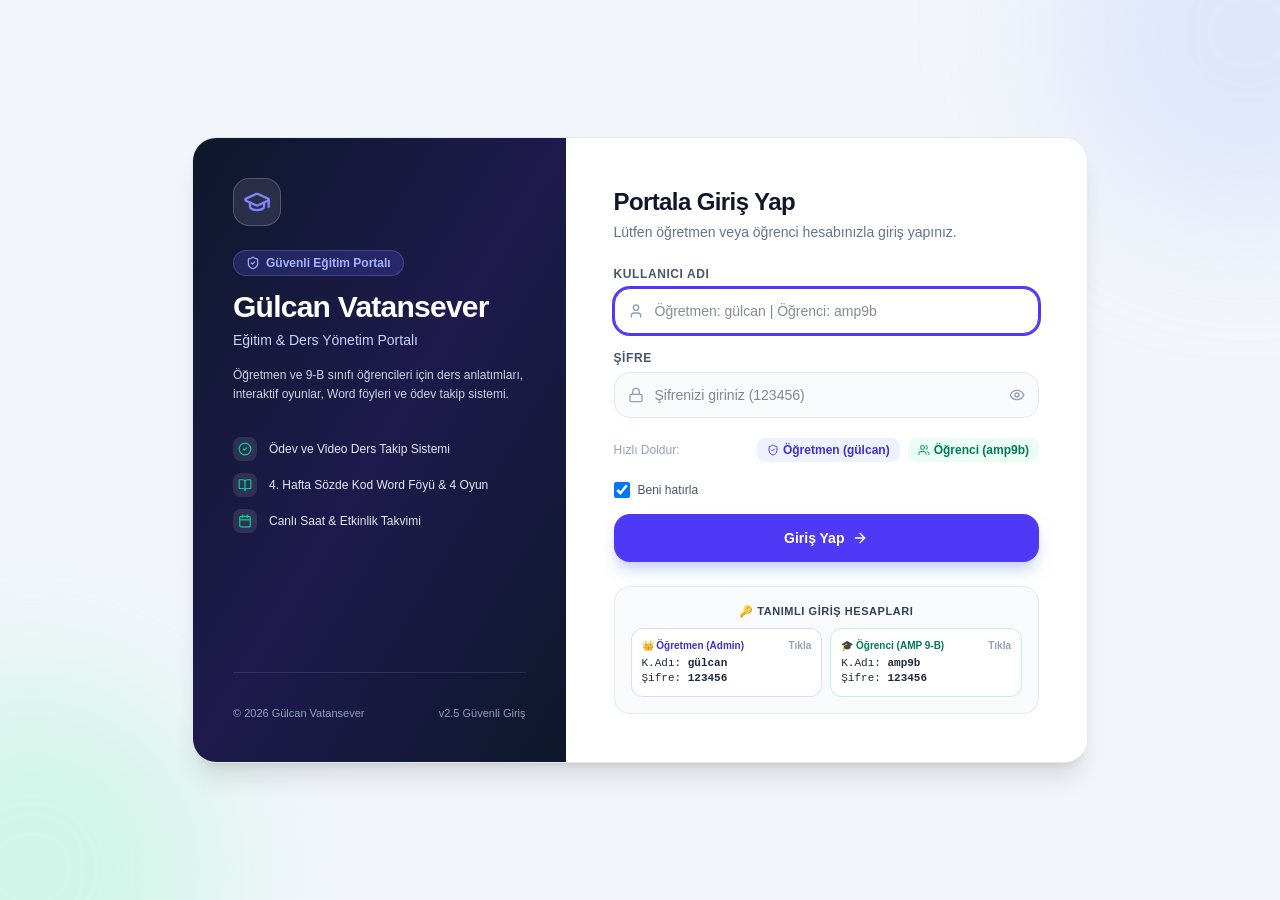
<file: index.html>
<!doctype html>
<html lang="tr">
  <head>
    <meta charset="UTF-8" />
    <meta name="viewport" content="width=device-width, initial-scale=1.0" />
    <title>Gülcan Vatansever Öğretmen Portalı</title>
    <meta name="description" content="Gülcan Vatansever Öğretmen Portalı - Ders Takip, Kaynaklar, Notlar ve Canlı Takvim" />
    <link rel="preconnect" href="https://fonts.googleapis.com">
    <link rel="preconnect" href="https://fonts.gstatic.com" crossorigin>
    <link href="https://fonts.googleapis.com/css2?family=Plus+Jakarta+Sans:wght@400;500;600;700;800&family=Outfit:wght@500;600;700;800&display=swap" rel="stylesheet">
    <script type="module" crossorigin src="/assets/index-CdoJob3M.js"></script>
    <link rel="stylesheet" crossorigin href="/assets/index-LpDLkqRb.css">
  </head>
  <body class="bg-slate-50 text-slate-900 antialiased font-sans">
    <div id="root"></div>
  </body>
</html>
</file>
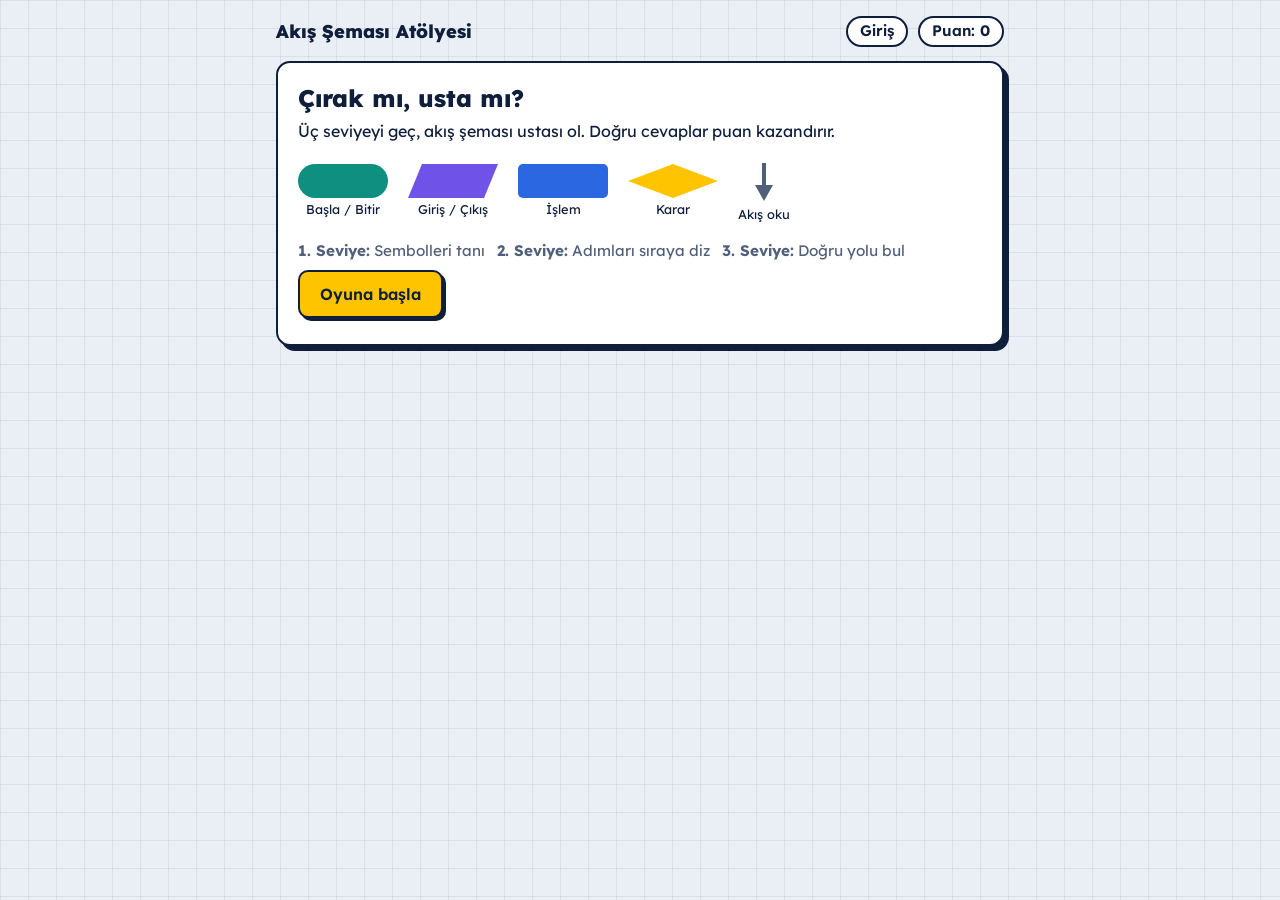
<file: games/akis-semasi-atolyesi.html>
<!DOCTYPE html>
<html lang="tr">
<head>
<meta charset="utf-8">
<meta name="viewport" content="width=device-width, initial-scale=1, viewport-fit=cover">
<title>Akış Şeması Atölyesi</title>
<link href="https://fonts.googleapis.com/css2?family=Lexend:wght@400;600;800&display=swap" rel="stylesheet">
<style>
:root{--bg:#E9EFF5;--card:#fff;--ink:#0F1E3A;--mut:#51607a;--line:#c5d0de;--grid:rgba(15,30,58,.07);--teal:#0E8F80;--vio:#6F52E8;--blue:#2A67E0;--yel:#FFC400;--ok:#0E8F80;--bad:#D6333B;
box-sizing:border-box;padding-top:env(safe-area-inset-top,0px);padding-bottom:env(safe-area-inset-bottom,0px)}
@media (prefers-color-scheme:dark){:root:not([data-theme="light"]){--bg:#0E1727;--card:#16233A;--ink:#EAF0FA;--mut:#9FB0CC;--line:#2B3C58;--grid:rgba(255,255,255,.05);--teal:#19B5A3;--vio:#8E77FF;--blue:#5B8DFF;--ok:#19B5A3;--bad:#FF6B73}}
:root[data-theme="dark"]{--bg:#0E1727;--card:#16233A;--ink:#EAF0FA;--mut:#9FB0CC;--line:#2B3C58;--grid:rgba(255,255,255,.05);--teal:#19B5A3;--vio:#8E77FF;--blue:#5B8DFF;--ok:#19B5A3;--bad:#FF6B73}
*{box-sizing:border-box}
html,body{margin:0}
body{background:var(--bg);color:var(--ink);font-family:"Lexend","Segoe UI",system-ui,sans-serif;line-height:1.5;min-height:100%;
background-image:linear-gradient(var(--grid) 1px,transparent 1px),linear-gradient(90deg,var(--grid) 1px,transparent 1px);background-size:28px 28px}
.wrap{max-width:760px;margin:0 auto;padding:16px}
header{display:flex;justify-content:space-between;align-items:center;gap:12px;margin-bottom:14px}
h1{font-size:1.15rem;font-weight:800;margin:0}
.hud{display:flex;gap:10px;align-items:center;font-weight:600;font-size:.95rem}
.pill{background:var(--card);border:2px solid var(--ink);border-radius:999px;padding:2px 12px}
.card{background:var(--card);border:2px solid var(--ink);border-radius:14px;padding:20px;box-shadow:5px 5px 0 var(--ink)}
h2{font-size:1.5rem;margin:0 0 6px;font-weight:800;line-height:1.25}
p{margin:.4em 0}
.mut{color:var(--mut);font-size:.95rem}
.big{font-size:1.15rem;font-weight:600;margin:12px 0}
.btn{font:inherit;font-weight:600;background:var(--yel);color:#0F1E3A;border:2px solid var(--ink);border-radius:10px;padding:10px 20px;cursor:pointer;box-shadow:3px 3px 0 var(--ink)}
.btn:active{transform:translate(2px,2px);box-shadow:1px 1px 0 var(--ink)}
:focus-visible{outline:3px solid var(--blue);outline-offset:2px}
.legend{display:flex;flex-wrap:wrap;gap:14px 20px;margin:16px 0;align-items:center}
.legend div{display:flex;flex-direction:column;align-items:center;font-size:.8rem;gap:2px}
.stage{display:flex;justify-content:center;padding:10px 0}
svg{max-width:100%;height:auto}
.opts{display:grid;grid-template-columns:1fr 1fr;gap:10px;margin:12px 0}
.opt{font:inherit;text-align:left;background:var(--card);color:var(--ink);border:2px solid var(--ink);border-radius:10px;padding:12px;cursor:pointer;display:flex;align-items:center;justify-content:center;min-height:64px}
.opt:disabled{cursor:default}
.opt.good{background:var(--ok);color:#fff;border-color:var(--ok)}
.opt.bad{background:var(--bad);color:#fff;border-color:var(--bad)}
.fb{min-height:3.2em;font-weight:600}
.cols{display:grid;grid-template-columns:1fr 1fr;gap:16px}
.chips{display:flex;flex-direction:column;gap:8px}
.chip{font:inherit;text-align:left;background:var(--card);color:var(--ink);border:2px dashed var(--ink);border-radius:10px;padding:10px 12px;cursor:pointer}
.chip.shake{animation:sh .35s;border-color:var(--bad)}
@keyframes sh{25%{transform:translateX(-6px)}75%{transform:translateX(6px)}}
.flow{display:flex;flex-direction:column;align-items:center;min-height:120px;border:2px dashed var(--line);border-radius:10px;padding:8px}
.dn{color:var(--mut);line-height:1.1;font-size:.8rem}
.hint{color:var(--mut);font-size:.85rem}
.prog{height:8px;background:var(--line);border-radius:4px;margin-bottom:14px;overflow:hidden}
.prog i{display:block;height:100%;background:var(--teal);transition:width .3s}
path.hl{stroke:var(--ok);stroke-width:5}
.dim{opacity:.25}
.rank{font-size:2.4rem;font-weight:800;margin:6px 0}
@media (max-width:620px){.opts,.cols{grid-template-columns:1fr}}
@media (prefers-reduced-motion:reduce){*{animation:none!important;transition:none!important}}
</style>
</head>
<body>
<div class="wrap">
<header><h1>Akış Şeması Atölyesi</h1><div class="hud"><span class="pill" id="lv">Giriş</span><span class="pill">Puan: <b id="score">0</b></span></div></header>
<main id="app"></main>
</div>
<script>
const $=s=>document.querySelector(s),app=$("#app");
const rand=n=>Math.floor(Math.random()*n);
const shuf=a=>a.map(x=>[Math.random(),x]).sort((a,b)=>a[0]-b[0]).map(x=>x[1]);
let score=0,poss=0;
function add(g,m){score+=g;poss+=m;$("#score").textContent=score}
function lvl(t){$("#lv").textContent=t}

const T={
 t:{n:"Başla / Bitir",d:"Akışın başlangıcını ve bitişini gösterir",c:"var(--teal)"},
 io:{n:"Giriş / Çıkış",d:"Veri alınır ya da sonuç ekrana yazılır",c:"var(--vio)"},
 p:{n:"İşlem",d:"Hesaplama yapılır ya da değer atanır",c:"var(--blue)"},
 d:{n:"Karar",d:"Evet/Hayır sorusu sorulur, yol ikiye ayrılır",c:"var(--yel)"},
 a:{n:"Akış oku",d:"Adımların sırasını ve yönünü gösterir",c:"var(--mut)"}
};
function sh(k,label,w,h,fs=14){
 const c=T[k].c,tc=k==="d"?"#0F1E3A":"#fff";let s;
 if(k==="t")s=`<rect width="${w}" height="${h}" rx="${h/2}" fill="${c}"/>`;
 else if(k==="io")s=`<polygon points="14,0 ${w},0 ${w-14},${h} 0,${h}" fill="${c}"/>`;
 else if(k==="p")s=`<rect width="${w}" height="${h}" rx="5" fill="${c}"/>`;
 else if(k==="d")s=`<polygon points="${w/2},0 ${w},${h/2} ${w/2},${h} 0,${h/2}" fill="${c}"/>`;
 else s=`<line x1="${w/2}" y1="4" x2="${w/2}" y2="${h-10}" stroke="${c}" stroke-width="4"/><polygon points="${w/2-9},${h-18} ${w/2+9},${h-18} ${w/2},${h-2}" fill="${c}"/>`;
 const tx=label?`<text x="${w/2}" y="${h/2}" text-anchor="middle" dominant-baseline="central" fill="${tc}" font-size="${fs}" font-weight="600">${label}</text>`:"";
 return s+tx;
}
function shape(k,label="",w,h){
 w=w||(k==="a"?60:150);h=h||(k==="a"?64:56);
 return `<svg viewBox="0 0 ${w} ${h}" width="${w}" height="${h}" role="img" aria-label="${T[k].n}">${sh(k,label,w,h)}</svg>`;
}
function prog(a,b){return `<div class="prog"><i style="width:${a/b*100}%"></i></div>`}

/* ---------- Ana ekran ---------- */
function home(){
 lvl("Giriş");
 app.innerHTML=`<section class="card">
 <h2>Çırak mı, usta mı?</h2>
 <p>Üç seviyeyi geç, akış şeması ustası ol. Doğru cevaplar puan kazandırır.</p>
 <div class="legend">${Object.keys(T).map(k=>`<div>${shape(k,"",k==="a"?40:90,k==="a"?44:34)}<span>${T[k].n}</span></div>`).join("")}</div>
 <p class="mut"><b>1. Seviye:</b> Sembolleri tanı &nbsp; <b>2. Seviye:</b> Adımları sıraya diz &nbsp; <b>3. Seviye:</b> Doğru yolu bul</p>
 <p><button class="btn" id="go">Oyuna başla</button></p></section>`;
 $("#go").onclick=()=>{score=0;poss=0;add(0,0);L1()};
}

function bridge(title,text,next,label){
 app.innerHTML=`<section class="card"><h2>${title}</h2><p>${text}</p><p>Şu anki puanın: <b>${score}</b> / ${poss}</p><p><button class="btn" id="nx">${label}</button></p></section>`;
 $("#nx").onclick=next;
}

/* ---------- Seviye 1: Sembolü tanı ---------- */
function L1(){
 lvl("Seviye 1/3");
 const qs=shuf(Object.keys(T).flatMap(k=>[[k,0],[k,1]]));let i=0;
 (function q(){
  if(i===qs.length)return bridge("1. seviye tamam","Sembolleri öğrendin. Şimdi bir akışı baştan kurma zamanı.",L2,"2. seviyeye geç");
  const [k,m]=qs[i];
  const o=shuf([k,...shuf(Object.keys(T).filter(x=>x!==k)).slice(0,3)]);
  app.innerHTML=`<section class="card">${prog(i,qs.length)}
  ${m?`<p class="big">“${T[k].d}.” Hangi sembol bu işi yapar?</p>`:`<div class="stage">${shape(k)}</div><p class="big">Bu sembol ne işe yarar?</p>`}
  <div class="opts">${o.map(x=>`<button class="opt" data-k="${x}">${m?shape(x,"",x==="a"?40:110,x==="a"?44:42):T[x].d}</button>`).join("")}</div>
  <p class="fb" id="fb" aria-live="polite"></p><p><button class="btn" id="nx" hidden>Sonraki soru</button></p></section>`;
  document.querySelectorAll(".opt").forEach(b=>b.onclick=()=>{
   const ok=b.dataset.k===k;
   document.querySelectorAll(".opt").forEach(x=>{x.disabled=true;if(x.dataset.k===k)x.classList.add("good")});
   if(!ok)b.classList.add("bad");
   add(ok?10:0,10);
   $("#fb").textContent=(ok?"Doğru! ":"Olmadı. ")+T[k].n+": "+T[k].d+".";
   $("#nx").hidden=false;$("#nx").focus();
  });
  $("#nx").onclick=()=>{i++;q()};
 })();
}

/* ---------- Seviye 2: Akışı sırala ---------- */
const SC=[
 {t:"Ekmek kızartma",s:[["t","Başla"],["p","Ekmeği makineye koy"],["io","Isı ayarını oku"],["p","Ekmeği kızart"],["io","Kızarmış ekmeği ver"],["t","Bitir"]]},
 {t:"Dikdörtgenin alanı",s:[["t","Başla"],["io","a ve b kenarlarını oku"],["p","Alan = a × b"],["io","Alanı ekrana yaz"],["t","Bitir"]]},
 {t:"Vize ortalaması",s:[["t","Başla"],["io","Vize 1’i oku"],["io","Vize 2’yi oku"],["p","Ort = (Vize1 + Vize2) / 2"],["io","Ort’u ekrana yaz"],["t","Bitir"]]}
];
function L2(){
 lvl("Seviye 2/3");let n=0;
 (function run(){
  if(n===SC.length)return bridge("2. seviye tamam","Adımları doğru sıraya dizdin. Son seviyede akışın hangi yoldan gittiğini bulacaksın.",L3,"3. seviyeye geç");
  const S=SC[n],len=S.s.length;let pos=0,err=0;
  add(0,5*len+10);
  app.innerHTML=`<section class="card">${prog(n,SC.length)}
  <h2>${S.t}</h2><p class="mut">Adımlara sırayla tıkla. Doğru sıradaysa akış şemasına eklenir.</p>
  <div class="cols"><div class="chips">${shuf(S.s.map((x,j)=>j)).map(j=>`<button class="chip" data-j="${j}">${S.s[j][1]}</button>`).join("")}</div>
  <div class="flow" id="flow"><span class="hint" id="h">Şema burada oluşacak</span></div></div>
  <p class="fb" id="fb" aria-live="polite"></p><p><button class="btn" id="nx" hidden>Sonraki akış</button></p></section>`;
  document.querySelectorAll(".chip").forEach(b=>b.onclick=()=>{
   const j=+b.dataset.j;
   if(j!==pos){err++;b.classList.remove("shake");void b.offsetWidth;b.classList.add("shake");$("#fb").textContent="Bu adım şimdi değil. Önce ne olmalı?";return}
   const [k,l]=S.s[j];
   if($("#h"))$("#h").remove();
   $("#flow").insertAdjacentHTML("beforeend",(pos?`<div class="dn">▼</div>`:"")+shape(k,l,270,48));
   b.hidden=true;pos++;add(5,0);$("#fb").textContent="";
   if(pos===len){add(err?0:10,0);$("#fb").textContent=err?`Tamamlandı. ${err} yanlış deneme yaptın.`:"Hatasız! +10 bonus puan.";$("#nx").hidden=false;$("#nx").focus()}
  });
  $("#nx").onclick=()=>{n++;run()};
 })();
}

/* ---------- Seviye 3: Doğru yolu bul ---------- */
const PR=[
 {t:"Çift mi, tek mi?",r:"Sayıyı oku",q:"Sayı çift mi?",yes:"“ÇİFT” yaz",no:"“TEK” yaz",lab:"Sayı",val:t=>{let n=1+rand(40);if((n%2===0)!==t)n++;return n}},
 {t:"Not kontrolü",r:"Notu oku",q:"Not ≥ 50 mi?",yes:"“Geçti” yaz",no:"“Kaldı” yaz",lab:"Not",val:t=>t?50+rand(51):rand(50)},
 {t:"Akıllı klima",r:"Sıcaklığı oku",q:"Sıcaklık > 30 mu?",yes:"Klimayı aç",no:"Klimayı kapat",lab:"Sıcaklık",val:t=>t?31+rand(10):10+rand(21)}
];
function flow(p){
 return `<svg viewBox="0 0 320 384" width="320" role="img" aria-label="${p.t} akış şeması">
 <defs><marker id="ah" viewBox="0 0 10 10" refX="8" refY="5" markerWidth="7" markerHeight="7" orient="auto"><path d="M0 0L10 5L0 10z" fill="var(--ink)"/></marker></defs>
 <g fill="none" stroke="var(--ink)" stroke-width="2" marker-end="url(#ah)">
 <path d="M160 40V62"/><path d="M160 108V128"/>
 <path class="y" d="M80 175H70V256"/><path class="n" d="M240 175H250V256"/>
 <path class="y" d="M70 304V322H160V338"/><path class="n" d="M250 304V322H160V338"/></g>
 <g transform="translate(85,0)">${sh("t","Başla",150,40)}</g>
 <g transform="translate(70,64)">${sh("io",p.r,180,44)}</g>
 <g transform="translate(80,128)">${sh("d",p.q,160,94,12.5)}</g>
 <g class="y" transform="translate(0,258)">${sh("p",p.yes,140,46,13)}</g>
 <g class="n" transform="translate(180,258)">${sh("p",p.no,140,46,13)}</g>
 <g transform="translate(85,340)">${sh("t","Bitir",150,40)}</g>
 <text x="40" y="166" text-anchor="middle" font-size="13" font-weight="600" fill="var(--ink)">Evet</text>
 <text x="282" y="166" text-anchor="middle" font-size="13" font-weight="600" fill="var(--ink)">Hayır</text></svg>`;
}
function L3(){
 lvl("Seviye 3/3");
 const rounds=shuf(PR.flatMap(p=>[[p,true],[p,false]]));let i=0;
 (function q(){
  if(i===rounds.length)return end();
  const [p,t]=rounds[i],v=p.val(t);
  app.innerHTML=`<section class="card">${prog(i,rounds.length)}
  <h2>${p.t}</h2>
  <p class="big">Girilen değer: <b>${p.lab} = ${v}</b><br>Akış hangi yoldan gider?</p>
  <div class="stage" id="st">${flow(p)}</div>
  <div class="opts"><button class="opt" data-a="1">Evet yolu</button><button class="opt" data-a="0">Hayır yolu</button></div>
  <p class="fb" id="fb" aria-live="polite"></p><p><button class="btn" id="nx" hidden>Sonraki tur</button></p></section>`;
  document.querySelectorAll(".opt").forEach(b=>b.onclick=()=>{
   const ok=(b.dataset.a==="1")===t;
   document.querySelectorAll(".opt").forEach(x=>{x.disabled=true;if((x.dataset.a==="1")===t)x.classList.add("good")});
   if(!ok)b.classList.add("bad");
   document.querySelectorAll(t?".n":".y").forEach(e=>e.classList.add("dim"));
   document.querySelectorAll(t?"path.y":"path.n").forEach(e=>e.classList.add("hl"));
   add(ok?10:0,10);
   $("#fb").textContent=(ok?"Doğru! ":"Olmadı. ")+`${p.lab} = ${v} için “${p.q}” sorusunun cevabı ${t?"Evet":"Hayır"}. Çalışan adım: ${t?p.yes:p.no}.`;
   $("#nx").hidden=false;$("#nx").focus();
  });
  $("#nx").onclick=()=>{i++;q()};
 })();
}

/* ---------- Bitiş ---------- */
function end(){
 lvl("Bitti");
 const r=score/poss,rk=r>=.85?"Usta":r>=.6?"Kalfa":"Çırak";
 const msg=rk==="Usta"?"Akış şemalarını rahatça okuyup kuruyorsun.":rk==="Kalfa"?"İyi gidiyorsun. Karıştırdığın sembolleri bir kez daha dene.":"İyi bir başlangıç. Bir tur daha oynarsan semboller oturacak.";
 app.innerHTML=`<section class="card"><p class="mut">Atölye sonucu</p><div class="rank">${rk}</div>
 <p class="big">${score} / ${poss} puan (%${Math.round(r*100)})</p><p>${msg}</p>
 <p><button class="btn" id="again">Tekrar oyna</button></p></section>`;
 $("#again").onclick=home;
}
home();
</script>
</body>
</html>
</file>
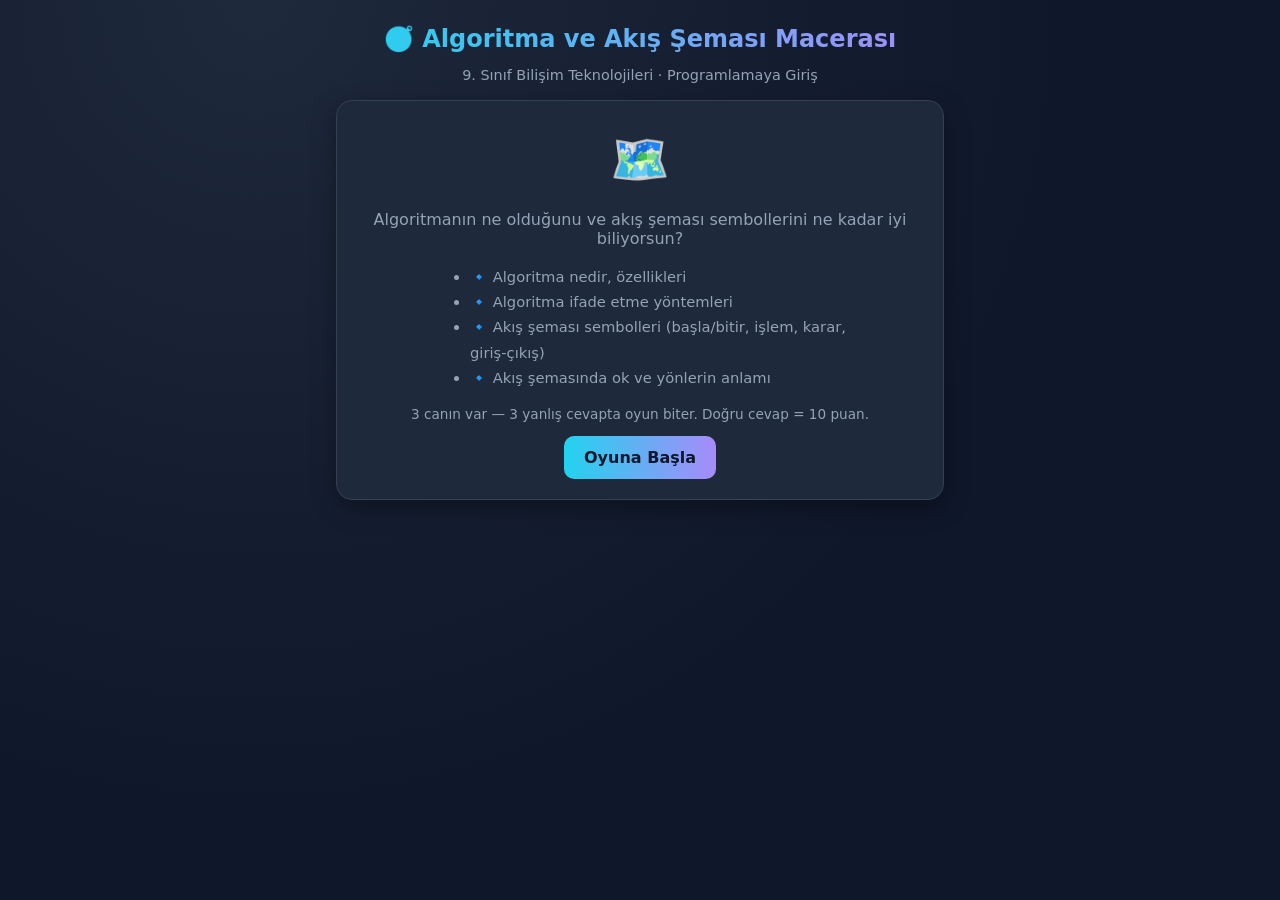
<file: games/algoritma-macerasi.html>
<!DOCTYPE html>
<html lang="tr">
<head>
<meta charset="UTF-8">
<meta name="viewport" content="width=device-width, initial-scale=1, viewport-fit=cover">
<title>Algoritma ve Akış Şeması Macerası</title>
<style>
:root{
  --bg1:#0f172a; --bg2:#1e293b; --accent:#22d3ee; --accent2:#a78bfa;
  --good:#34d399; --bad:#f87171; --text:#e2e8f0; --muted:#94a3b8;
  --card:#1e293b; --border:#334155;
  padding-top: env(safe-area-inset-top,0px);
  padding-bottom: env(safe-area-inset-bottom,0px);
}
*{box-sizing:border-box;}
html{scroll-padding-top: env(safe-area-inset-top,0px); height:100%;}
body{
  margin:0; min-height:100%; font-family:'Segoe UI',system-ui,sans-serif;
  background:radial-gradient(circle at 20% 0%,#1e293b,#0f172a 60%);
  color:var(--text); display:flex; justify-content:center;
}
#app{width:100%; max-width:640px; padding:20px 16px 40px; min-height:100%;}
h1{font-size:1.5rem; margin:.2em 0; text-align:center; background:linear-gradient(90deg,var(--accent),var(--accent2)); -webkit-background-clip:text; background-clip:text; color:transparent;}
.sub{text-align:center; color:var(--muted); margin-bottom:1.2em; font-size:.9rem;}
.card{background:var(--card); border:1px solid var(--border); border-radius:16px; padding:20px; box-shadow:0 8px 24px rgba(0,0,0,.35);}
.center{text-align:center;}
button{
  font-family:inherit; cursor:pointer; border:none; border-radius:10px;
  padding:12px 20px; font-size:1rem; font-weight:600; transition:transform .12s, opacity .12s;
}
button:active{transform:scale(.96);}
.btn-primary{background:linear-gradient(90deg,var(--accent),var(--accent2)); color:#0f172a;}
.topbar{display:flex; justify-content:space-between; align-items:center; margin-bottom:12px; font-size:.9rem; color:var(--muted);}
.progress-wrap{height:8px; background:#334155; border-radius:6px; overflow:hidden; margin-bottom:18px;}
.progress-bar{height:100%; background:linear-gradient(90deg,var(--accent),var(--accent2)); transition:width .3s;}
.level-tag{display:inline-block; font-size:.75rem; color:var(--accent); background:rgba(34,211,238,.12); padding:2px 10px; border-radius:20px; margin-bottom:10px;}
.question{font-size:1.1rem; margin:8px 0 18px; line-height:1.5;}
.options{display:flex; flex-direction:column; gap:10px;}
.opt{background:#0f172a; border:1px solid var(--border); color:var(--text); text-align:left; padding:14px 16px; border-radius:12px; font-size:.98rem;}
.opt:hover{border-color:var(--accent);}
.opt.correct{background:rgba(52,211,153,.18); border-color:var(--good);}
.opt.wrong{background:rgba(248,113,113,.18); border-color:var(--bad);}
.opt:disabled{cursor:default;}
.explain{margin-top:14px; padding:12px 14px; border-radius:10px; background:#0f172a; border:1px solid var(--border); font-size:.9rem; color:var(--muted); display:none;}
.hearts{font-size:1.1rem; letter-spacing:2px;}
.start-hero{text-align:center; padding:10px 0 6px;}
.start-hero .emoji{font-size:3rem;}
ul.topics{text-align:left; margin:16px auto; max-width:420px; color:var(--muted); font-size:.92rem; line-height:1.7;}
.result-score{font-size:2.6rem; font-weight:800; text-align:center; background:linear-gradient(90deg,var(--accent),var(--accent2)); -webkit-background-clip:text; background-clip:text; color:transparent; margin:6px 0;}
.result-msg{text-align:center; color:var(--muted); margin-bottom:20px;}
.actions-row{display:flex; gap:10px; justify-content:center; flex-wrap:wrap;}
</style>
</head>
<body>
<div id="app"></div>

<script>
const QUESTIONS = [
 {topic:"Algoritma", q:"Bir problemi çözmek için izlenen, sıralı ve mantıklı adımlar dizisine ne denir?", opts:["Algoritma","Değişken","Döngü","Fonksiyon"], correct:0, explain:"Algoritma, bir problemi çözmek için izlenen adım adım işlem sırasıdır."},
 {topic:"Algoritma", q:"İyi bir algoritmanın özelliklerinden biri DEĞİLDİR:", opts:["Anlaşılır olması","Sonlu adımlardan oluşması","Belirsiz ifadeler içermesi","Girdi-çıktı ilişkisinin net olması"], correct:2, explain:"İyi bir algoritma kesin ve belirli adımlardan oluşmalıdır, belirsizlik içermemelidir."},
 {topic:"Algoritma", q:"Bir algoritmanın mutlaka sonlu sayıda adımdan oluşması ve bir noktada sona ermesi gerekir. Bu özelliğe ne denir?", opts:["Kesinlik","Sonluluk","Girdi","Çıktı"], correct:1, explain:"Sonluluk, algoritmanın sonsuza kadar sürmeyip belirli bir adımda bitmesi gerektiği anlamına gelir."},
 {topic:"Algoritma", q:"Aşağıdakilerden hangisi bir algoritmayı ifade etme yöntemlerinden biri DEĞİLDİR?", opts:["Sözde kod (pseudocode)","Akış şeması","Doğal dil ile anlatım","Renk paleti"], correct:3, explain:"Algoritmalar sözde kod, akış şeması veya doğal dil ile ifade edilebilir; renk paleti bir algoritma gösterim yöntemi değildir."},
 {topic:"Algoritma", q:"Bir kek tarifi de aslında bir örnektir; çünkü tarifte sıralı ve belirli adımlar vardır. Bu örnek neyi anlatır?", opts:["Döngüyü","Algoritmayı","Değişkeni","Veri tabanını"], correct:1, explain:"Sıralı, belirli adımlardan oluşan her işlem günlük hayatta bir algoritma örneğidir."},
 {topic:"Algoritma", q:"Algoritmada 'girdi (input)' ne anlama gelir?", opts:["Algoritmanın ürettiği sonuç","Algoritmaya dışarıdan verilen veri","Algoritmanın adım sayısı","Algoritmanın çalışma süresi"], correct:1, explain:"Girdi, algoritmanın işlem yapabilmesi için dışarıdan aldığı veridir."},
 {topic:"Akış Şeması", q:"Akış şemasında karar (if) yapısını hangi sembol temsil eder?", opts:["Dikdörtgen","Oval","Eşkenar dörtgen (baklava)","Paralelkenar"], correct:2, explain:"Karar yapıları akış şemasında eşkenar dörtgen (baklava dilimi) şekli ile gösterilir."},
 {topic:"Akış Şeması", q:"Akış şemasında başlama/bitiş noktası hangi şekille gösterilir?", opts:["Oval","Dikdörtgen","Üçgen","Altıgen"], correct:0, explain:"Başlama ve bitiş noktaları oval (terminal) sembolüyle gösterilir."},
 {topic:"Akış Şeması", q:"Akış şemasında işlem (hesaplama, atama) adımları hangi şekille gösterilir?", opts:["Oval","Dikdörtgen","Baklava dilimi","Paralelkenar"], correct:1, explain:"İşlem adımları (hesaplama, atama vb.) dikdörtgen sembolüyle gösterilir."},
 {topic:"Akış Şeması", q:"Akış şemasında veri girişi/çıkışı (giriş-çıkış) hangi şekille gösterilir?", opts:["Oval","Dikdörtgen","Paralelkenar","Daire"], correct:2, explain:"Giriş/çıkış işlemleri (örneğin klavyeden veri okuma, ekrana yazdırma) paralelkenar sembolüyle gösterilir."},
 {topic:"Akış Şeması", q:"Akış şemasında oklar neyi belirtir?", opts:["Değişken adlarını","İşlem sırasını / akış yönünü","Veri tipini","Hata mesajlarını"], correct:1, explain:"Oklar, akış şemasındaki adımların hangi sırayla ve hangi yönde takip edileceğini gösterir."},
 {topic:"Akış Şeması", q:"Bir sayının çift mi tek mi olduğunu kontrol eden bir akış şemasında hangi sembol mutlaka kullanılır?", opts:["Sadece oval","Sadece dikdörtgen","Eşkenar dörtgen (karar)","Sadece paralelkenar"], correct:2, explain:"Çift/tek kontrolü bir koşul (karar) gerektirdiği için eşkenar dörtgen (karar sembolü) kullanılır."},
];

function shuffle(arr){
  const a=[...arr];
  for(let i=a.length-1;i>0;i--){const j=Math.floor(Math.random()*(i+1)); [a[i],a[j]]=[a[j],a[i]];}
  return a;
}

const state = { screen:"start", order:[], idx:0, score:0, lives:3, answered:false };

function startGame(){
  state.order = shuffle(QUESTIONS);
  state.idx = 0;
  state.score = 0;
  state.lives = 3;
  state.answered = false;
  state.screen = "quiz";
  render();
}

function heartsHtml(){
  let h="";
  for(let i=0;i<3;i++) h += i < state.lives ? "❤️" : "🖤";
  return h;
}

function selectOption(i){
  if(state.answered) return;
  state.answered = true;
  const q = state.order[state.idx];
  const correct = i === q.correct;
  if(correct){ state.score += 10; } else { state.lives -= 1; }
  render(i, correct);
  setTimeout(()=>{
    if(state.lives <= 0){ state.screen = "gameover"; render(); return; }
    state.idx += 1;
    if(state.idx >= state.order.length){ state.screen = "finish"; render(); return; }
    state.answered = false;
    render();
  }, 1400);
}

function render(selectedIdx, wasCorrect){
  const app = document.getElementById("app");

  if(state.screen === "start"){
    app.innerHTML = `
      <h1>🧭 Algoritma ve Akış Şeması Macerası</h1>
      <p class="sub">9. Sınıf Bilişim Teknolojileri · Programlamaya Giriş</p>
      <div class="card">
        <div class="start-hero"><div class="emoji">🗺️</div></div>
        <p style="text-align:center; color:var(--muted)">Algoritmanın ne olduğunu ve akış şeması sembollerini ne kadar iyi biliyorsun?</p>
        <ul class="topics">
          <li>🔹 Algoritma nedir, özellikleri</li>
          <li>🔹 Algoritma ifade etme yöntemleri</li>
          <li>🔹 Akış şeması sembolleri (başla/bitir, işlem, karar, giriş-çıkış)</li>
          <li>🔹 Akış şemasında ok ve yönlerin anlamı</li>
        </ul>
        <p style="text-align:center; color:var(--muted); font-size:.85rem;">3 canın var — 3 yanlış cevapta oyun biter. Doğru cevap = 10 puan.</p>
        <div class="center" style="margin-top:14px;">
          <button class="btn-primary" onclick="startGame()">Oyuna Başla</button>
        </div>
      </div>
    `;
    return;
  }

  if(state.screen === "quiz"){
    const q = state.order[state.idx];
    const pct = Math.round((state.idx / state.order.length) * 100);
    let optsHtml = q.opts.map((opt,i)=>{
      let cls = "opt";
      let disabled = state.answered ? "disabled" : "";
      if(state.answered && selectedIdx !== undefined){
        if(i === q.correct) cls += " correct";
        else if(i === selectedIdx) cls += " wrong";
      }
      return `<button class="${cls}" ${disabled} onclick="selectOption(${i})">${opt}</button>`;
    }).join("");

    app.innerHTML = `
      <div class="topbar">
        <span>Soru ${state.idx+1} / ${state.order.length}</span>
        <span class="hearts">${heartsHtml()}</span>
        <span>⭐ ${state.score}</span>
      </div>
      <div class="progress-wrap"><div class="progress-bar" style="width:${pct}%"></div></div>
      <div class="card">
        <span class="level-tag">${q.topic}</span>
        <div class="question">${q.q}</div>
        <div class="options">${optsHtml}</div>
        <div class="explain" style="${state.answered ? 'display:block' : ''}">
          ${state.answered ? (wasCorrect ? "✅ Doğru! " : "❌ Yanlış. ") + q.explain : ""}
        </div>
      </div>
    `;
    return;
  }

  if(state.screen === "gameover"){
    app.innerHTML = `
      <h1>💥 Oyun Bitti</h1>
      <div class="card">
        <div class="result-score">${state.score} Puan</div>
        <p class="result-msg">Canların tükendi. Tekrar dene, akış şeması sembollerinde ustalaş!</p>
        <div class="actions-row">
          <button class="btn-primary" onclick="startGame()">Tekrar Oyna</button>
        </div>
      </div>
    `;
    return;
  }

  if(state.screen === "finish"){
    const total = state.order.length * 10;
    let msg = "Harika bir başlangıç! Konuları tekrar gözden geçir.";
    if(state.score >= total*0.8) msg = "Mükemmel! Algoritma ve akış şemasında ustasın! 🏆";
    else if(state.score >= total*0.5) msg = "Gayet iyi! Biraz daha pratikle harika olacaksın. 💪";
    app.innerHTML = `
      <h1>🎉 Tebrikler!</h1>
      <div class="card">
        <div class="result-score">${state.score} / ${total}</div>
        <p class="result-msg">${msg}</p>
        <div class="actions-row">
          <button class="btn-primary" onclick="startGame()">Tekrar Oyna</button>
        </div>
      </div>
    `;
    return;
  }
}

render();
</script>
</body>
</html>
</file>
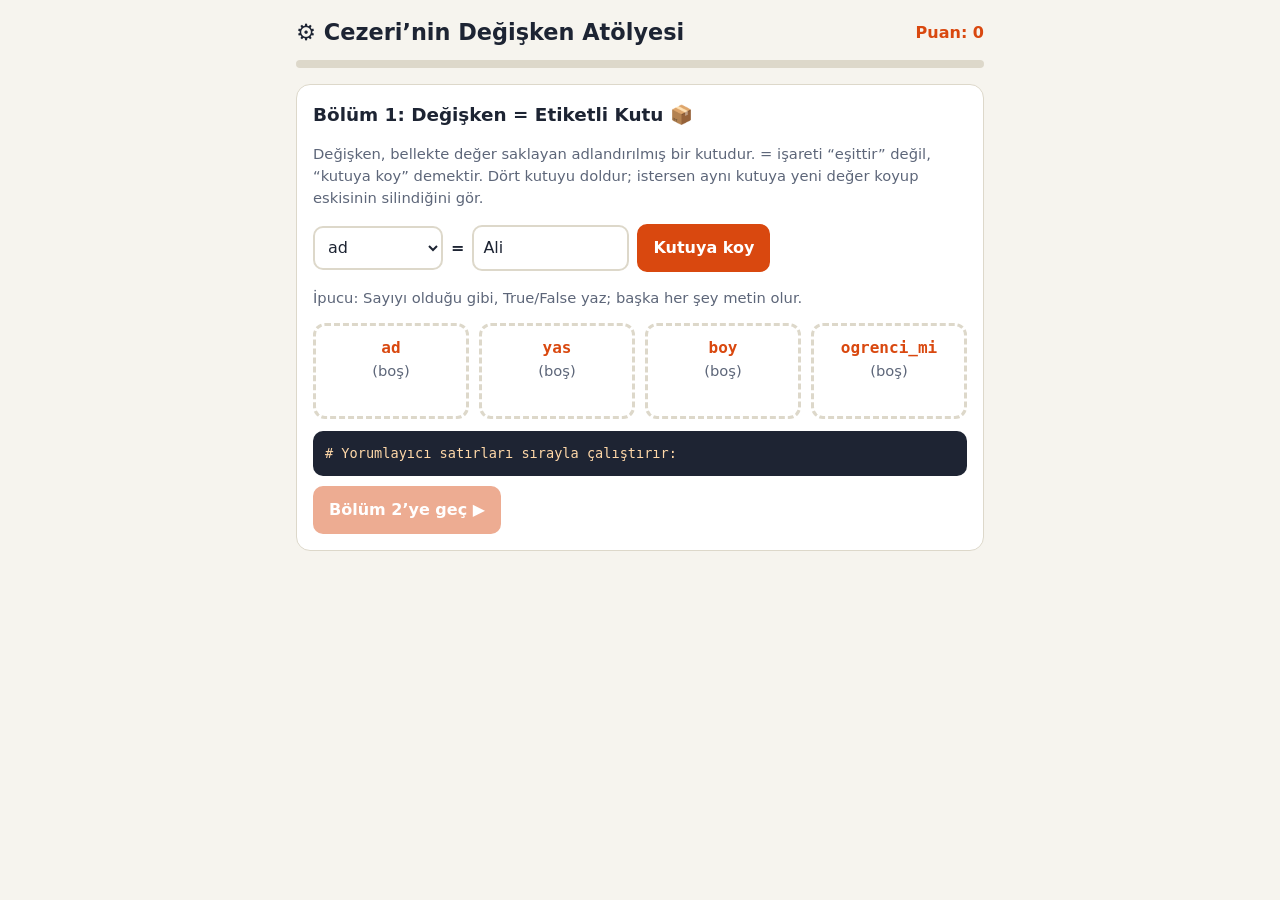
<file: games/cezeri-degisken-atolyesi.html>
<!DOCTYPE html>
<html lang="tr">
<head>
<meta charset="utf-8">
<meta name="viewport" content="width=device-width, initial-scale=1, viewport-fit=cover">
<title>Cezeri’nin Değişken Atölyesi</title>
<style>
:root{--bg:#f6f4ee;--card:#fff;--tx:#1d2433;--mu:#5d6679;--ac:#d9480f;--ok:#2b8a3e;--no:#c92a2a;--bd:#ddd8ca;--code:#1e2433;--codetx:#ffd8a8;box-sizing:border-box;padding-top:env(safe-area-inset-top,0px);padding-bottom:env(safe-area-inset-bottom,0px)}
@media (prefers-color-scheme:dark){:root:not([data-theme="light"]){--bg:#14171f;--card:#1e2330;--tx:#eceff6;--mu:#9aa3b8;--ac:#ff922b;--ok:#69db7c;--no:#ff8787;--bd:#333a4d;--code:#0c0e14;--codetx:#ffd8a8}}
*{box-sizing:border-box}
body{margin:0;background:var(--bg);color:var(--tx);font-family:system-ui,-apple-system,"Segoe UI",Roboto,sans-serif;line-height:1.5}
main{max-width:720px;margin:0 auto;padding:16px}
h1{font-size:1.4rem;margin:0}
.top{display:flex;justify-content:space-between;align-items:center;gap:8px;flex-wrap:wrap}
.score{font-weight:700;color:var(--ac)}
.bar{height:8px;background:var(--bd);border-radius:6px;margin:10px 0 16px;overflow:hidden}
.bar i{display:block;height:100%;background:var(--ac);width:0;transition:width .4s}
.card{background:var(--card);border:1px solid var(--bd);border-radius:14px;padding:16px;margin-bottom:12px}
.card h2{margin:0 0 6px;font-size:1.15rem}
.mu{color:var(--mu);font-size:.92rem}
pre,.code{background:var(--code);color:var(--codetx);border-radius:10px;padding:12px;font-family:ui-monospace,Consolas,monospace;font-size:1rem;overflow-x:auto;margin:10px 0;white-space:pre}
button{font:inherit;cursor:pointer;border:2px solid var(--bd);background:var(--card);color:var(--tx);border-radius:10px;padding:10px 14px;min-height:44px}
button:hover:not(:disabled){border-color:var(--ac)}
button.pri{background:var(--ac);border-color:var(--ac);color:#fff;font-weight:700}
button:disabled{opacity:.45;cursor:default}
.opts{display:grid;grid-template-columns:repeat(auto-fit,minmax(130px,1fr));gap:8px;margin-top:10px}
.opts button.ok{border-color:var(--ok);background:color-mix(in srgb,var(--ok) 18%,var(--card))}
.opts button.no{border-color:var(--no);background:color-mix(in srgb,var(--no) 18%,var(--card))}
.fb{margin-top:10px;padding:10px;border-radius:10px;font-size:.95rem}
.fb.ok{background:color-mix(in srgb,var(--ok) 15%,var(--card))}
.fb.no{background:color-mix(in srgb,var(--no) 15%,var(--card))}
.row{display:flex;gap:8px;flex-wrap:wrap;align-items:center}
input,select{font:inherit;padding:9px;border:2px solid var(--bd);border-radius:10px;background:var(--card);color:var(--tx);min-height:44px;min-width:0}
.boxes{display:grid;grid-template-columns:repeat(auto-fit,minmax(140px,1fr));gap:10px;margin:12px 0}
.box{border:3px dashed var(--bd);border-radius:12px;padding:10px;text-align:center;min-height:96px}
.box.full{border-style:solid;border-color:var(--ac)}
.box b{display:block;font-family:ui-monospace,Consolas,monospace;color:var(--ac)}
.box .v{font-size:1.4rem;font-weight:700;font-family:ui-monospace,Consolas,monospace;word-break:break-all}
.tag{display:inline-block;font-size:.75rem;border:1px solid var(--bd);border-radius:20px;padding:0 8px;color:var(--mu)}
.big{text-align:center;font-size:3rem;margin:8px 0}
.log{font-size:.85rem}
</style>
</head>
<body>
<main>
<div class="top"><h1>⚙️ Cezeri’nin Değişken Atölyesi</h1><div class="score" id="score">Puan: 0</div></div>
<div class="bar"><i id="prog"></i></div>
<div id="app"></div>
</main>
<script>
var stage=0,score=0,streak=0,qi=0,vars={};
var app=document.getElementById("app");
var stages=[
{t:"Kutuları Tanı",type:"lab"},
{t:"Veri Türü Avı",type:"quiz",intro:"Değişkenin içindeki değerin bir türü vardır: int (tam sayı), float (ondalıklı sayı), str (metin), bool (True/False). Değere bakıp türünü bul!",
q:[
{c:"yas = 25",p:"25 hangi türde?",o:["int","float","str","bool"],a:0,e:"Ondalık kısmı olmayan sayı → int (tam sayı)."},
{c:"pi = 3.14",p:"3.14 hangi türde?",o:["int","float","str","bool"],a:1,e:"Nokta ile yazılan ondalıklı sayı → float."},
{c:"ad = \"Merhaba\"",p:"\"Merhaba\" hangi türde?",o:["int","float","str","bool"],a:2,e:"Tırnak içindeki her şey metindir → str."},
{c:"kapi_acik = True",p:"True hangi türde?",o:["int","float","str","bool"],a:3,e:"Sadece True veya False olabilir → bool (mantıksal)."},
{c:"numara = \"25\"",p:"\"25\" hangi türde?",o:["int","float","str","bool"],a:2,e:"Tırnak içinde olduğu için sayı değil metindir → str. Tırnak türü değiştirir!"},
{c:"boy = 1.75",p:"1.75 hangi türde?",o:["int","float","str","bool"],a:1,e:"Ondalıklı → float."},
{c:"yanlis = False",p:"False hangi türde?",o:["int","float","str","bool"],a:3,e:"False de bool türündedir."},
{c:"sicaklik = -7",p:"-7 hangi türde?",o:["int","float","str","bool"],a:0,e:"Negatif de olsa ondalığı yoksa int."}]},
{t:"İsim Kontrolü",type:"quiz",intro:"Değişken adı; harf veya _ ile başlar, boşluk ve tire içermez, Python’un ayrılmış sözcüğü (class, if, for...) olamaz. Büyük/küçük harf farklıdır.",
q:[
{c:"yas",p:"Bu ad geçerli mi?",o:["Geçerli","Geçersiz"],a:0,e:"Harfle başlıyor, özel karakter yok."},
{c:"2sinif",p:"Bu ad geçerli mi?",o:["Geçerli","Geçersiz"],a:1,e:"Rakamla başlayamaz. sinif2 olurdu."},
{c:"ogrenci_adi",p:"Bu ad geçerli mi?",o:["Geçerli","Geçersiz"],a:0,e:"Alt çizgi (_) kullanılabilir; kelimeleri ayırmanın yoludur."},
{c:"ogrenci adi",p:"Bu ad geçerli mi?",o:["Geçerli","Geçersiz"],a:1,e:"Boşluk olamaz. ogrenci_adi yazılmalı."},
{c:"toplam-puan",p:"Bu ad geçerli mi?",o:["Geçerli","Geçersiz"],a:1,e:"Tire, çıkarma işareti sayılır. toplam_puan yazılmalı."},
{c:"class",p:"Bu ad geçerli mi?",o:["Geçerli","Geçersiz"],a:1,e:"class Python’da ayrılmış sözcüktür, ad olarak kullanılamaz."},
{c:"_gizli",p:"Bu ad geçerli mi?",o:["Geçerli","Geçersiz"],a:0,e:"Alt çizgiyle başlayabilir."},
{c:"yas = 10\nYas = 20",p:"yas ve Yas aynı değişken mi?",o:["Evet, aynı","Hayır, farklı"],a:1,e:"Python büyük/küçük harfe duyarlıdır: iki ayrı kutu!"}]},
{t:"Çıktıyı Tahmin Et",type:"quiz",intro:"Yorumlayıcı kodu satır satır çalıştırır (Python gibi). Sen de satır satır izle: print() ne yazdıracak?",
q:[
{c:"x = 5\nx = 8\nprint(x)",p:"Çıktı ne olur?",o:["5","8","13","Hata"],a:1,e:"Kutuya yeni değer girince eskisi silinir. Son değer 8."},
{c:"a = 10\nb = a\na = 20\nprint(b)",p:"Çıktı ne olur?",o:["10","20","30","Hata"],a:0,e:"b = a anında a’nın değeri (10) b’ye kopyalanır. Sonra a değişse de b değişmez."},
{c:"ad = \"Ali\"\nprint(\"Merhaba\", ad)",p:"Çıktı ne olur?",o:["Merhaba ad","Merhaba Ali","Ali Merhaba","Hata"],a:1,e:"Tırnaksız ad, değişkenin içindeki değeri getirir."},
{c:"sayi = 4\nsayi = sayi + 3\nprint(sayi)",p:"Çıktı ne olur?",o:["4","3","7","sayi + 3"],a:2,e:"Önce sağ taraf hesaplanır (4+3=7), sonra kutuya yazılır."},
{c:"a = \"5\"\nb = \"3\"\nprint(a + b)",p:"Çıktı ne olur?",o:["8","53","a + b","Hata"],a:1,e:"Metinler toplanınca yan yana eklenir: \"5\" + \"3\" = 53."},
{c:"print(type(3.0))",p:"Çıktı ne olur?",o:["<class 'int'>","<class 'float'>","<class 'str'>","<class 'bool'>"],a:1,e:"3.0 ondalık nokta içerdiği için float’tır."}]},
{t:"Sabit mi, Değişken mi?",type:"quiz",intro:"Cezeri’nin mekanizmasında bazı değerler hep aynı kalır (sabit), bazıları çalışırken değişir (değişken). Python’da sabit için ayrı bir kural yoktur; BÜYÜK_HARFLE yazma geleneği vardır.",
q:[
{c:"PI = 3.14159",p:"Bu bir…",o:["Değişken","Sabit"],a:1,e:"Değeri hiç değişmez, büyük harfle yazılmış → sabit."},
{c:"disli_donus = 0\ndisli_donus = disli_donus + 1",p:"disli_donus bir…",o:["Değişken","Sabit"],a:0,e:"Çark döndükçe değeri artıyor → değişken."},
{c:"SU_LIMITI = 100",p:"Su deposunun en fazla 100 litre olması…",o:["Değişken","Sabit"],a:1,e:"Mekanizmanın sınırı değişmiyor → sabit."},
{c:"pil_yuzdesi = 87",p:"Pil yüzdesi zamanla azalır, yani…",o:["Değişken","Sabit"],a:0,e:"Değeri değişiyor → değişken."},
{c:"HAFTA_GUN = 7",p:"Bir haftadaki gün sayısı…",o:["Değişken","Sabit"],a:1,e:"Hiç değişmez → sabit."},
{c:"skor = 0",p:"Oyundaki skor…",o:["Değişken","Sabit"],a:0,e:"Oyun boyunca artar → değişken."}]}
];
function setScore(n){score+=n;document.getElementById("score").textContent="Puan: "+score}
function el(tag,txt,cls){var e=document.createElement(tag);if(txt!=null)e.textContent=txt;if(cls)e.className=cls;return e}
function render(){
  document.getElementById("prog").style.width=(stage/stages.length*100)+"%";
  app.textContent="";
  if(stage>=stages.length)return done();
  var s=stages[stage];
  if(s.type==="lab")lab();else{qi=0;streak=0;intro(s)}
}
function intro(s){
  var c=el("div",null,"card");
  c.appendChild(el("h2","Bölüm "+(stage+1)+": "+s.t));
  c.appendChild(el("p",s.intro,"mu"));
  var b=el("button","Başla ▶","pri");b.onclick=question;c.appendChild(b);app.appendChild(c);
}
function question(){
  app.textContent="";
  var s=stages[stage],q=s.q[qi];
  var c=el("div",null,"card");
  c.appendChild(el("div","Bölüm "+(stage+1)+": "+s.t+" · Soru "+(qi+1)+"/"+s.q.length,"mu"));
  c.appendChild(el("pre",q.c));
  c.appendChild(el("h2",q.p));
  var o=el("div",null,"opts"),fb=el("div"),locked=false;
  q.o.forEach(function(t,i){
    var b=el("button",t);
    b.onclick=function(){
      if(locked)return;locked=true;
      var ok=i===q.a;
      b.classList.add(ok?"ok":"no");
      if(!ok)o.children[q.a].classList.add("ok");
      if(ok){streak++;setScore(10+(streak>2?5:0))}else streak=0;
      fb.className="fb "+(ok?"ok":"no");
      fb.textContent=(ok?"✅ Doğru! ":"❌ Olmadı. ")+q.e+(ok&&streak>2?" 🔥 Seri bonusu +5":"");
      var n=el("button",qi+1<s.q.length?"Sonraki ▶":"Bölümü bitir ▶","pri");
      n.style.marginTop="10px";
      n.onclick=function(){qi++;if(qi<s.q.length)question();else{stage++;render()}};
      c.appendChild(n);
    };
    o.appendChild(b);
  });
  c.appendChild(o);c.appendChild(fb);app.appendChild(c);
}
function detect(v){
  v=v.trim();
  if(v==="True"||v==="False")return{t:"bool",c:v,s:v};
  if(/^-?\d+$/.test(v))return{t:"int",c:v,s:v};
  if(/^-?\d*\.\d+$/.test(v))return{t:"float",c:v,s:v};
  return{t:"str",c:"\""+v+"\"",s:v};
}
function lab(){
  vars={};var names=["ad","yas","boy","ogrenci_mi"];
  var hints={ad:"Ali",yas:"15",boy:"1.70",ogrenci_mi:"True"};
  var c=el("div",null,"card");
  c.appendChild(el("h2","Bölüm 1: Değişken = Etiketli Kutu 📦"));
  c.appendChild(el("p","Değişken, bellekte değer saklayan adlandırılmış bir kutudur. = işareti “eşittir” değil, “kutuya koy” demektir. Dört kutuyu doldur; istersen aynı kutuya yeni değer koyup eskisinin silindiğini gör.","mu"));
  var row=el("div",null,"row"),sel=el("select"),inp=el("input");
  names.forEach(function(n){var op=el("option",n);op.value=n;sel.appendChild(op)});
  inp.placeholder="değer yaz";inp.value=hints.ad;inp.size=12;
  sel.onchange=function(){inp.value=hints[sel.value]};
  var go=el("button","Kutuya koy","pri");
  row.appendChild(sel);row.appendChild(el("b","="));row.appendChild(inp);row.appendChild(go);c.appendChild(row);
  c.appendChild(el("p","İpucu: Sayıyı olduğu gibi, True/False yaz; başka her şey metin olur.","mu"));
  var boxes=el("div",null,"boxes"),log=el("pre",null,"log"),msg=el("div","","mu"),nx=el("button","Bölüm 2’ye geç ▶","pri");
  nx.disabled=true;
  log.textContent="# Yorumlayıcı satırları sırayla çalıştırır:\n";
  function draw(){
    boxes.textContent="";
    names.forEach(function(n){
      var b=el("div",null,"box"+(vars[n]?" full":""));
      b.appendChild(el("b",n));
      if(vars[n]){b.appendChild(el("div",vars[n].s,"v"));b.appendChild(el("span",vars[n].t,"tag"))}
      else b.appendChild(el("div","(boş)","mu"));
      boxes.appendChild(b);
    });
  }
  go.onclick=function(){
    var n=sel.value,old=vars[n],d=detect(inp.value);
    if(!inp.value.trim()){msg.textContent="Önce bir değer yaz.";return}
    vars[n]=d;
    log.textContent+=n+" = "+d.c+"\n";log.scrollTop=log.scrollHeight;
    msg.textContent=old?"♻️ "+n+" kutusundaki eski değer ("+old.s+") silindi, yerine "+d.s+" geldi.":"✅ "+n+" kutusuna "+d.s+" kondu. Türü: "+d.t;
    if(!old)setScore(5);
    draw();
    if(names.every(function(k){return vars[k]}))nx.disabled=false;
  };
  nx.onclick=function(){stage++;render()};
  c.appendChild(boxes);c.appendChild(msg);c.appendChild(log);c.appendChild(nx);
  app.appendChild(c);draw();
}
function done(){
  document.getElementById("prog").style.width="100%";
  var c=el("div",null,"card");
  var max=4*0+ (8+8+6+6)*10, pct=score/max, st=pct>.8?3:pct>.5?2:1;
  c.appendChild(el("div",["","⭐","⭐⭐","⭐⭐⭐"][st],"big"));
  c.appendChild(el("h2","Atölye tamamlandı! Puanın: "+score));
  c.appendChild(el("p","Bugün öğrendiklerin: değişken adlandırılmış bir kutudur; = ile değer konur; değer türleri int, float, str, bool’dur; sabitler değişmeyen değerlerdir ve büyük harfle yazılır.","mu"));
  c.appendChild(el("pre","ad = \"Cezeri\"\nyuzyil = 12\nprint(ad, yuzyil + \". yüzyılda yaşadı\")"));
  var b=el("button","Yeniden oyna 🔁","pri");
  b.onclick=function(){stage=0;score=0;setScore(0);render()};
  c.appendChild(b);app.appendChild(c);
}
render();
</script>
</body>
</html>
</file>
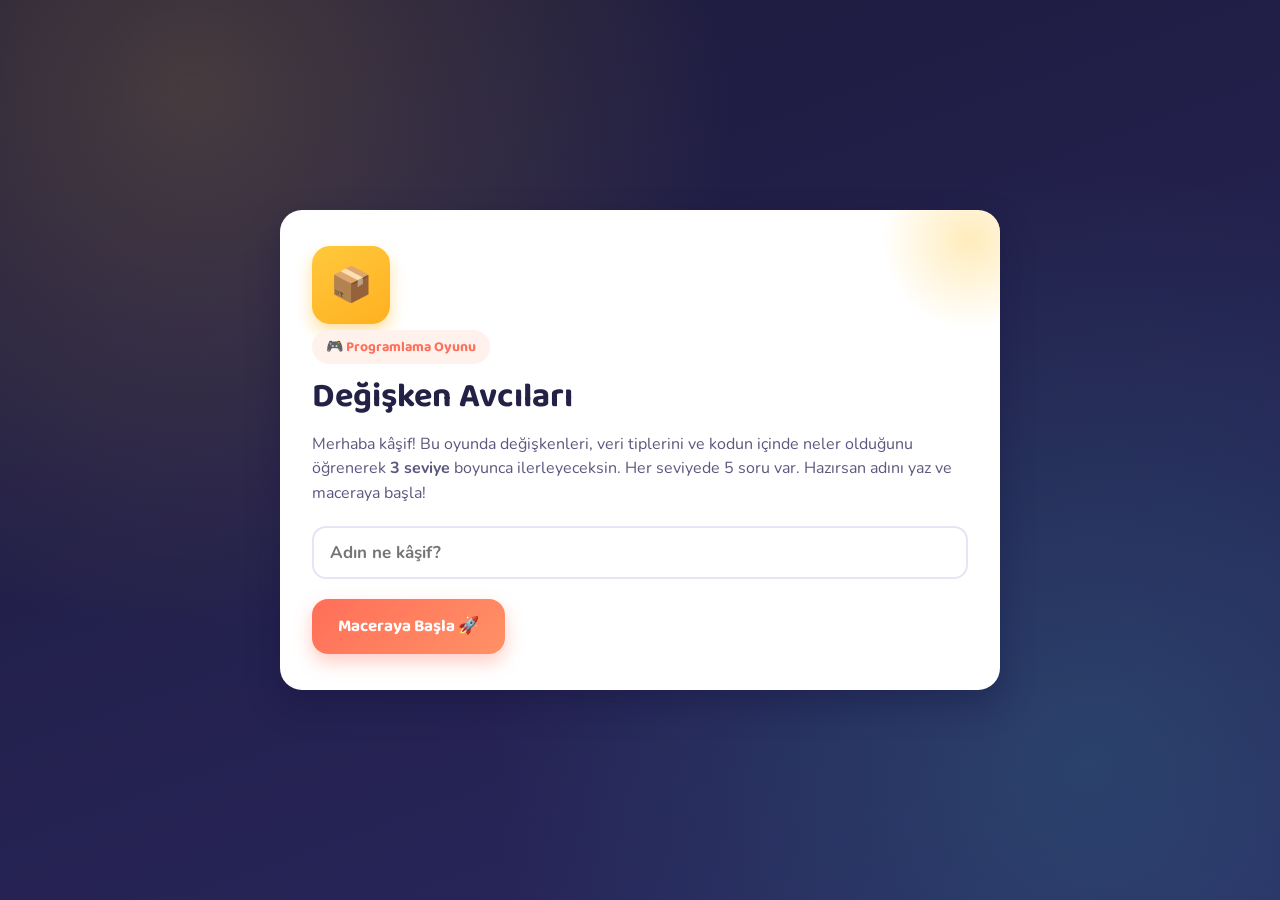
<file: games/degisken-avcilari.html>
<!DOCTYPE html>
<html lang="tr">
<head>
<meta charset="UTF-8">
<meta name="viewport" content="width=device-width, initial-scale=1.0">
<title>Değişken Avcıları — Programlama Oyunu</title>
<link rel="preconnect" href="https://fonts.googleapis.com">
<link href="https://fonts.googleapis.com/css2?family=Baloo+2:wght@500;700;800&family=Nunito:wght@400;600;700;800&display=swap" rel="stylesheet">
<style>
  :root{
    --bg-deep: #1c1a3a;
    --bg-deep-2: #2a2760;
    --panel: #ffffff;
    --ink: #232145;
    --ink-soft: #5b5880;
    --sun: #ffc93c;
    --coral: #ff6f59;
    --mint: #38d9c9;
    --lav: #a78bfa;
    --ok: #38d996;
    --bad: #ff5c7a;
    --radius: 22px;
    --shadow: 0 14px 32px rgba(20,15,60,0.35);
  }
  *{box-sizing:border-box;}
  html,body{height:100%;}
  body{
    margin:0;
    font-family:'Nunito', sans-serif;
    color:var(--ink);
    background:
      radial-gradient(circle at 15% 10%, rgba(255,201,60,0.18), transparent 40%),
      radial-gradient(circle at 85% 85%, rgba(56,217,201,0.16), transparent 45%),
      linear-gradient(160deg, var(--bg-deep), var(--bg-deep-2));
    min-height:100vh;
    display:flex;
    align-items:center;
    justify-content:center;
    padding:24px;
    overflow-x:hidden;
  }
  h1,h2,h3,.display{font-family:'Baloo 2', sans-serif;}
  .stage{
    width:100%;
    max-width:720px;
    position:relative;
  }
  .card{
    background:var(--panel);
    border-radius:var(--radius);
    box-shadow:var(--shadow);
    padding:36px 32px;
    position:relative;
    overflow:hidden;
    animation:pop .45s cubic-bezier(.2,1.4,.4,1);
  }
  @keyframes pop{
    from{opacity:0; transform:translateY(18px) scale(.97);}
    to{opacity:1; transform:translateY(0) scale(1);}
  }
  .card::before{
    content:"";
    position:absolute; top:-60px; right:-60px;
    width:180px; height:180px; border-radius:50%;
    background:radial-gradient(circle, rgba(255,201,60,0.35), transparent 70%);
  }
  .eyebrow{
    display:inline-flex; align-items:center; gap:8px;
    font-family:'Baloo 2', sans-serif;
    font-weight:700; font-size:14px;
    color:var(--coral);
    background:#fff1ec;
    padding:6px 14px; border-radius:999px;
    margin-bottom:14px;
  }
  h1{font-size:34px; margin:0 0 8px; line-height:1.1;}
  h2{font-size:24px; margin:0 0 6px;}
  p{line-height:1.55; color:var(--ink-soft); font-size:16px;}
  .btn{
    font-family:'Baloo 2', sans-serif;
    font-weight:700; font-size:17px;
    border:none; border-radius:16px;
    padding:14px 26px;
    cursor:pointer;
    color:#fff;
    background:linear-gradient(135deg, var(--coral), #ff9166);
    box-shadow:0 8px 18px rgba(255,111,89,0.35);
    transition:transform .15s ease, box-shadow .15s ease;
  }
  .btn:hover{transform:translateY(-2px); box-shadow:0 12px 22px rgba(255,111,89,0.45);}
  .btn:active{transform:translateY(0);}
  .btn.secondary{
    background:linear-gradient(135deg, var(--mint), #58e4d6);
    box-shadow:0 8px 18px rgba(56,217,201,0.35);
  }
  .btn:disabled{opacity:.45; cursor:not-allowed; transform:none; box-shadow:none;}
  input[type=text]{
    font-family:'Nunito', sans-serif;
    font-size:17px; font-weight:700;
    padding:13px 16px; border-radius:14px;
    border:2px solid #e7e4f7; width:100%;
    outline:none; color:var(--ink);
  }
  input[type=text]:focus{border-color:var(--lav);}

  /* Mascot box character */
  .mascot{
    width:78px; height:78px;
    border-radius:18px;
    background:linear-gradient(150deg, var(--sun), #ffb020);
    display:flex; align-items:center; justify-content:center;
    font-size:34px;
    box-shadow:0 8px 16px rgba(255,180,20,0.4);
    margin-bottom:6px;
    transition:transform .25s ease;
  }
  .mascot.happy{animation:bounce .5s ease;}
  .mascot.sad{animation:shake .4s ease; background:linear-gradient(150deg, #ffb3c1, var(--bad));}
  @keyframes bounce{0%{transform:scale(1);}40%{transform:scale(1.18) rotate(-4deg);}100%{transform:scale(1);}}
  @keyframes shake{0%,100%{transform:translateX(0);}25%{transform:translateX(-6px);}75%{transform:translateX(6px);}}

  /* Level select */
  .levels{display:flex; gap:14px; flex-wrap:wrap; margin-top:20px;}
  .level-pill{
    flex:1; min-width:150px;
    border-radius:18px;
    padding:18px;
    background:#f6f5ff;
    border:2px solid #ece9ff;
    text-align:left;
  }
  .level-pill .num{
    font-family:'Baloo 2'; font-weight:800; font-size:26px;
    color:var(--lav);
  }
  .level-pill.locked{opacity:.5;}
  .level-pill .stars{font-size:15px; margin-top:4px;}

  /* progress */
  .progress-row{display:flex; align-items:center; gap:10px; margin-bottom:20px;}
  .progress-track{
    flex:1; height:10px; border-radius:999px; background:#eeecfb; overflow:hidden;
  }
  .progress-fill{
    height:100%; border-radius:999px;
    background:linear-gradient(90deg, var(--mint), var(--lav));
    transition:width .4s ease;
  }
  .progress-label{font-family:'Baloo 2'; font-weight:700; font-size:14px; color:var(--ink-soft); white-space:nowrap;}

  .code{
    font-family:'Consolas', 'Menlo', monospace;
    background:#1c1a3a; color:#f4f2ff;
    border-radius:14px; padding:16px 18px;
    font-size:17px; margin:16px 0; line-height:1.7;
    box-shadow: inset 0 0 0 1px rgba(255,255,255,0.06);
  }
  .code .kw{color:var(--sun);}
  .code .str{color:#8de8b8;}
  .code .num{color:#8ec9ff;}

  .options{display:flex; flex-direction:column; gap:12px; margin-top:18px;}
  .opt{
    text-align:left;
    border:2px solid #e7e4f7; background:#fff;
    border-radius:14px; padding:14px 16px;
    font-family:'Nunito'; font-weight:700; font-size:16px;
    cursor:pointer; color:var(--ink);
    transition:all .15s ease;
    display:flex; align-items:center; gap:12px;
  }
  .opt:hover{border-color:var(--lav); background:#f8f7ff;}
  .opt.correct{background:#e9fbf3; border-color:var(--ok); color:#0e7a52;}
  .opt.wrong{background:#ffedf1; border-color:var(--bad); color:#b3143c;}
  .opt .letter{
    width:28px; height:28px; border-radius:8px; background:#ece9ff;
    display:flex; align-items:center; justify-content:center;
    font-family:'Baloo 2'; font-weight:800; font-size:14px; color:var(--lav);
    flex-shrink:0;
  }
  .opt.correct .letter{background:var(--ok); color:#fff;}
  .opt.wrong .letter{background:var(--bad); color:#fff;}

  .feedback{
    margin-top:16px; padding:14px 16px; border-radius:14px;
    font-weight:700; font-size:15px; display:none;
  }
  .feedback.show{display:block; animation:pop .3s ease;}
  .feedback.ok{background:#e9fbf3; color:#0e7a52;}
  .feedback.bad{background:#ffedf1; color:#b3143c;}

  .footer-row{display:flex; justify-content:space-between; align-items:center; margin-top:22px;}

  .stars-row{font-size:30px; letter-spacing:6px; margin:14px 0;}

  .badge-grid{display:flex; gap:16px; margin-top:18px; flex-wrap:wrap;}
  .badge{
    flex:1; min-width:140px; text-align:center;
    background:#f6f5ff; border-radius:16px; padding:16px;
  }
  .badge .icon{font-size:30px;}
  .badge .title{font-family:'Baloo 2'; font-weight:700; font-size:14px; margin-top:4px;}

  .hidden{display:none !important;}

  .certificate{
    text-align:center;
    border:3px dashed var(--sun);
    border-radius:18px;
    padding:30px 20px;
    background:linear-gradient(160deg, #fffdf6, #fff9ea);
  }
  .certificate h2{font-size:22px; color:var(--ink-soft); font-weight:700; margin-bottom:4px;}
  .certificate .name{
    font-family:'Baloo 2'; font-weight:800; font-size:30px; color:var(--coral); margin:10px 0;
  }
  .certificate .title{font-family:'Baloo 2'; font-weight:800; font-size:20px; color:var(--ink); margin-top:6px;}
  .certificate .trophy{font-size:56px; margin-bottom:6px;}

  @media (max-width:520px){
    .card{padding:26px 20px;}
    h1{font-size:27px;}
    .levels{flex-direction:column;}
  }
</style>
</head>
<body>

<div class="stage">
  <div class="card" id="cardRoot"></div>
</div>

<script>
/* ---------------- Data: 3 levels x 5 questions ---------------- */
const LEVELS = [
  {
    title: "Seviye 1: Kutu Ustası",
    subtitle: "Değişken ne demektir, öğrenelim!",
    icon: "📦",
    color: "var(--sun)",
    questions: [
      {
        q: "Bir değişken aslında nedir?",
        code: null,
        options: ["Bilgiyi içinde saklayan etiketli bir kutu", "Bir oyun karakteri", "Bir yazıcı çeşidi", "Bir internet sitesi"],
        correct: 0,
        explain: "Doğru! Değişken, bir bilgiyi (değeri) sakladığımız, adı olan bir kutu gibidir."
      },
      {
        q: "Aşağıdaki kodda değişkenin adı nedir?",
        code: "isim<span class='kw'> = </span><span class='str'>\"Ayşe\"</span>",
        options: ["isim", "Ayşe", "=", "Hiçbiri"],
        correct: 0,
        explain: "Evet! Eşittirin solundaki kelime, kutunun üzerindeki etiket yani değişkenin adıdır."
      },
      {
        q: "Aşağıdaki kodda değişkenin değeri nedir?",
        code: "yas<span class='kw'> = </span><span class='num'>10</span>",
        options: ["yas", "=", "10", "yas10"],
        correct: 2,
        explain: "Aynen öyle! Kutunun içindeki bilgi, yani 10, değişkenin değeridir."
      },
      {
        q: "Hangisi geçerli (doğru yazılmış) bir değişken ismidir?",
        code: null,
        options: ["2sayi", "öğrenci sayı", "ogrenci_sayisi", "sayı!"],
        correct: 2,
        explain: "Doğru! Değişken isimleri rakamla başlayamaz, boşluk ve özel karakter içeremez."
      },
      {
        q: "puan = 100 yazılır, sonra puan = 150 yazılırsa, puan'ın son değeri kaç olur?",
        code: "puan<span class='kw'> = </span><span class='num'>100</span><br>puan<span class='kw'> = </span><span class='num'>150</span>",
        options: ["100", "150", "250", "0"],
        correct: 1,
        explain: "Bravo! Bir değişkene yeni bir değer verildiğinde, eski değer unutulur ve yenisi kutuya yerleşir."
      }
    ]
  },
  {
    title: "Seviye 2: Veri Tipi Kâşifi",
    subtitle: "Kutunun içindeki bilginin türünü keşfedelim!",
    icon: "🧭",
    color: "var(--mint)",
    questions: [
      {
        q: "\"Merhaba\" değeri hangi veri tipindedir?",
        code: null,
        options: ["Metin (string)", "Tam sayı (integer)", "Mantıksal (boolean)", "Ondalıklı sayı (float)"],
        correct: 0,
        explain: "Doğru! Tırnak içindeki yazılar metin (string) tipindedir."
      },
      {
        q: "3.14 değeri hangi veri tipindedir?",
        code: null,
        options: ["Tam sayı", "Ondalıklı sayı (float)", "Metin", "Mantıksal"],
        correct: 1,
        explain: "Evet! Virgüllü (noktalı) sayılara ondalıklı sayı yani float denir."
      },
      {
        q: "Doğru ya da Yanlış (True / False) değerleri hangi veri tipidir?",
        code: null,
        options: ["Metin", "Tam sayı", "Mantıksal (boolean)", "Ondalıklı sayı"],
        correct: 2,
        explain: "Bravo! Sadece doğru/yanlış (evet/hayır) değeri tutan tipe mantıksal yani boolean denir."
      },
      {
        q: "25 değeri hangi veri tipindedir?",
        code: null,
        options: ["Tam sayı (integer)", "Metin", "Mantıksal", "Ondalıklı sayı"],
        correct: 0,
        explain: "Doğru! Virgülsüz, tam sayılara integer denir."
      },
      {
        q: "Bir değişkene değer atarken hangisi doğru yazımdır?",
        code: null,
        options: ["yas == 12", "12 = yas", "yas = 12", "yas -> 12"],
        correct: 2,
        explain: "Aynen öyle! Atama işlemi tek eşittir (=) ile yapılır: önce değişken adı, sonra değeri."
      }
    ]
  },
  {
    title: "Seviye 3: Kod Kâşifi",
    subtitle: "Artık gerçek bir programcı gibi kodu takip edelim!",
    icon: "🚀",
    color: "var(--lav)",
    questions: [
      {
        q: "Kod çalıştıktan sonra a değişkeninin değeri kaç olur?",
        code: "a<span class='kw'> = </span><span class='num'>5</span><br>b<span class='kw'> = </span><span class='num'>3</span><br>a<span class='kw'> = </span>a<span class='kw'> + </span>b",
        options: ["5", "3", "8", "0"],
        correct: 2,
        explain: "Harika! a + b işlemi 5 + 3 = 8 sonucunu verir ve bu yeni değer a'nın içine yazılır."
      },
      {
        q: "Kod çalıştıktan sonra y değişkeninin değeri kaç olur?",
        code: "x<span class='kw'> = </span><span class='num'>10</span><br>y<span class='kw'> = </span>x<br>x<span class='kw'> = </span><span class='num'>20</span>",
        options: ["10", "20", "0", "30"],
        correct: 0,
        explain: "Dikkatli düşündün! y, x'in o anki değeri olan 10'u kopyaladı. x sonradan değişse bile y hâlâ 10'dur."
      },
      {
        q: "Kod çalıştıktan sonra isim değişkeninin değeri ne olur?",
        code: "isim<span class='kw'> = </span><span class='str'>\"Ali\"</span><br>isim<span class='kw'> = </span>isim<span class='kw'> + </span><span class='str'>\" Veli\"</span>",
        options: ["\"Ali\"", "\"Veli\"", "\"Ali Veli\"", "Hata verir"],
        correct: 2,
        explain: "Süper! Metinleri + ile birleştirebiliriz. Sonuç \"Ali Veli\" olur ve isim değişkenine yazılır."
      },
      {
        q: "sayac = 0 ile başlıyor ve sayac = sayac + 1 satırı 3 kez çalışıyor. Son değer kaç olur?",
        code: "sayac<span class='kw'> = </span><span class='num'>0</span><br><span class='kw'>// 3 kez tekrar:</span><br>sayac<span class='kw'> = </span>sayac<span class='kw'> + </span><span class='num'>1</span>",
        options: ["0", "1", "3", "4"],
        correct: 2,
        explain: "Bravo, sayaç mantığını çözdün! 0'dan başlayıp 3 kez 1 arttığı için sonuç 3 olur."
      },
      {
        q: "Bu kod satırlarından hangisinde hata vardır?",
        code: "isim<span class='kw'> = </span><span class='str'>\"Zeynep\"</span><br><span style='color:#ff9db3'>2yas = 12</span><br>boy<span class='kw'> = </span><span class='num'>1.55</span>",
        options: ["1. satır (isim)", "2. satır (2yas)", "3. satır (boy)", "Hiçbirinde hata yok"],
        correct: 1,
        explain: "Tam isabet! Değişken isimleri rakamla başlayamaz, bu yüzden '2yas' geçersizdir."
      }
    ]
  }
];

/* ---------------- State ---------------- */
let state = {
  screen: "start",
  playerName: "",
  levelIndex: 0,
  qIndex: 0,
  correctCount: 0,
  levelStars: [0,0,0],
  answered: false
};

const root = document.getElementById('cardRoot');

/* ---------------- Renderers ---------------- */
function render(){
  if(state.screen === "start") return renderStart();
  if(state.screen === "map") return renderMap();
  if(state.screen === "quiz") return renderQuiz();
  if(state.screen === "levelResult") return renderLevelResult();
  if(state.screen === "finalCert") return renderFinalCert();
}

function renderStart(){
  root.innerHTML = `
    <div class="mascot happy">📦</div>
    <span class="eyebrow">🎮 Programlama Oyunu</span>
    <h1>Değişken Avcıları</h1>
    <p>Merhaba kâşif! Bu oyunda değişkenleri, veri tiplerini ve kodun içinde neler olduğunu öğrenerek <b>3 seviye</b> boyunca ilerleyeceksin. Her seviyede 5 soru var. Hazırsan adını yaz ve maceraya başla!</p>
    <div style="margin:20px 0;">
      <input type="text" id="nameInput" placeholder="Adın ne kâşif?" maxlength="20" value="${state.playerName}">
    </div>
    <button class="btn" id="startBtn">Maceraya Başla 🚀</button>
  `;
  document.getElementById('startBtn').onclick = () => {
    const val = document.getElementById('nameInput').value.trim();
    state.playerName = val || "Kâşif";
    state.screen = "map";
    render();
  };
  document.getElementById('nameInput').addEventListener('keydown', e=>{
    if(e.key === "Enter") document.getElementById('startBtn').click();
  });
}

function renderMap(){
  const pills = LEVELS.map((lvl, i) => {
    const locked = i > 0 && state.levelStars[i-1] === 0;
    const stars = state.levelStars[i];
    const starStr = stars > 0 ? "⭐".repeat(stars) + "☆".repeat(3-stars) : "☆☆☆";
    return `
      <div class="level-pill ${locked ? 'locked' : ''}" data-level="${i}" style="cursor:${locked?'not-allowed':'pointer'}">
        <div style="font-size:26px;">${lvl.icon}</div>
        <div class="num">Seviye ${i+1}</div>
        <div style="font-weight:700; font-size:14px; color:var(--ink-soft); margin-top:2px;">${lvl.title.split(': ')[1]}</div>
        <div class="stars">${starStr}</div>
      </div>
    `;
  }).join('');

  root.innerHTML = `
    <span class="eyebrow">👋 Hoş geldin, ${state.playerName}!</span>
    <h1>Seviyeni Seç</h1>
    <p>Her seviyeyi tamamladıkça bir sonraki açılır. Doğru cevaplarla yıldız topla!</p>
    <div class="levels">${pills}</div>
  `;
  root.querySelectorAll('.level-pill').forEach(el=>{
    const i = parseInt(el.dataset.level);
    const locked = i > 0 && state.levelStars[i-1] === 0;
    if(!locked){
      el.onclick = () => {
        state.levelIndex = i;
        state.qIndex = 0;
        state.correctCount = 0;
        state.screen = "quiz";
        render();
      };
    }
  });
}

function renderQuiz(){
  const level = LEVELS[state.levelIndex];
  const q = level.questions[state.qIndex];
  state.answered = false;

  const optionsHtml = q.options.map((opt, i) => `
    <button class="opt" data-i="${i}">
      <span class="letter">${String.fromCharCode(65+i)}</span>
      <span>${opt}</span>
    </button>
  `).join('');

  root.innerHTML = `
    <div class="progress-row">
      <span class="progress-label">${level.icon} Seviye ${state.levelIndex+1} · Soru ${state.qIndex+1}/5</span>
    </div>
    <div class="progress-track"><div class="progress-fill" style="width:${(state.qIndex/5)*100}%"></div></div>
    <h2 style="margin-top:22px;">${q.q}</h2>
    ${q.code ? `<div class="code">${q.code}</div>` : ""}
    <div class="options">${optionsHtml}</div>
    <div class="feedback" id="feedbackBox"></div>
    <div class="footer-row">
      <div class="mascot" id="mascotEl">📦</div>
      <button class="btn secondary hidden" id="nextBtn">Devam Et →</button>
    </div>
  `;

  root.querySelectorAll('.opt').forEach(btn=>{
    btn.onclick = () => {
      if(state.answered) return;
      state.answered = true;
      const i = parseInt(btn.dataset.i);
      const opts = root.querySelectorAll('.opt');
      const mascot = document.getElementById('mascotEl');
      const fb = document.getElementById('feedbackBox');

      if(i === q.correct){
        btn.classList.add('correct');
        state.correctCount++;
        mascot.classList.add('happy');
        mascot.textContent = "🎉";
        fb.classList.add('show','ok');
        fb.textContent = "✅ Doğru! " + q.explain;
      } else {
        btn.classList.add('wrong');
        opts[q.correct].classList.add('correct');
        mascot.classList.add('sad');
        mascot.textContent = "😅";
        fb.classList.add('show','bad');
        fb.textContent = "❌ Doğru cevap: \"" + q.options[q.correct] + "\". " + q.explain;
      }
      opts.forEach(o => o.style.cursor = "default");
      document.getElementById('nextBtn').classList.remove('hidden');
    };
  });

  document.getElementById('nextBtn').onclick = () => {
    if(state.qIndex < 4){
      state.qIndex++;
      render();
    } else {
      const stars = state.correctCount === 5 ? 3 : state.correctCount >= 3 ? 2 : 1;
      state.levelStars[state.levelIndex] = Math.max(state.levelStars[state.levelIndex], stars);
      state.screen = "levelResult";
      render();
    }
  };
}

function renderLevelResult(){
  const level = LEVELS[state.levelIndex];
  const stars = state.levelStars[state.levelIndex];
  const isLast = state.levelIndex === LEVELS.length - 1;
  const allDone = state.levelStars.every(s => s > 0) && isLast;

  root.innerHTML = `
    <div class="mascot happy" style="font-size:40px;">🏆</div>
    <span class="eyebrow">${level.icon} ${level.title} tamamlandı!</span>
    <h1>${state.correctCount}/5 doğru!</h1>
    <div class="stars-row">${"⭐".repeat(stars)}${"☆".repeat(3-stars)}</div>
    <p>${stars===3 ? "Muhteşem! Bu seviyeyi mükemmel tamamladın." : stars===2 ? "Çok iyi gidiyorsun, birkaç soruyu tekrar gözden geçirebilirsin." : "Fena değil! İstersen tekrar deneyip yıldızını artırabilirsin."}</p>
    <div class="footer-row">
      <button class="btn secondary" id="retryBtn">Tekrar Dene 🔁</button>
      <button class="btn" id="continueBtn">${isLast ? "Bitir 🏁" : "Sıradaki Seviye →"}</button>
    </div>
  `;

  document.getElementById('retryBtn').onclick = () => {
    state.qIndex = 0;
    state.correctCount = 0;
    state.screen = "quiz";
    render();
  };
  document.getElementById('continueBtn').onclick = () => {
    if(isLast){
      state.screen = "finalCert";
    } else {
      state.levelIndex++;
      state.qIndex = 0;
      state.correctCount = 0;
      state.screen = "quiz";
    }
    render();
  };
}

function renderFinalCert(){
  const totalStars = state.levelStars.reduce((a,b)=>a+b,0);
  root.innerHTML = `
    <div class="certificate">
      <div class="trophy">🏆</div>
      <h2>Başarı Belgesi</h2>
      <div class="name">${state.playerName}</div>
      <p style="margin:0;">3 seviyeyi de tamamladı ve</p>
      <div class="title">DEĞİŞKEN USTASI ⭐ oldu!</div>
      <div class="stars-row" style="margin-top:14px;">${"⭐".repeat(totalStars)}${"☆".repeat(9-totalStars)}</div>
      <p style="margin-top:10px; font-size:14px;">Toplam ${totalStars}/9 yıldız topladın.</p>
    </div>
    <div class="badge-grid">
      <div class="badge"><div class="icon">📦</div><div class="title">Değişken<br>tanır</div></div>
      <div class="badge"><div class="icon">🧭</div><div class="title">Veri tiplerini<br>bilir</div></div>
      <div class="badge"><div class="icon">🚀</div><div class="title">Kodu takip<br>edebilir</div></div>
    </div>
    <div class="footer-row">
      <button class="btn secondary" id="mapBtn">Haritaya Dön 🗺️</button>
      <button class="btn" id="restartBtn">Baştan Başla 🔄</button>
    </div>
  `;
  document.getElementById('mapBtn').onclick = () => { state.screen = "map"; render(); };
  document.getElementById('restartBtn').onclick = () => {
    state = { screen:"start", playerName:"", levelIndex:0, qIndex:0, correctCount:0, levelStars:[0,0,0], answered:false };
    render();
  };
}

render();
</script>
</body>
</html>
</file>
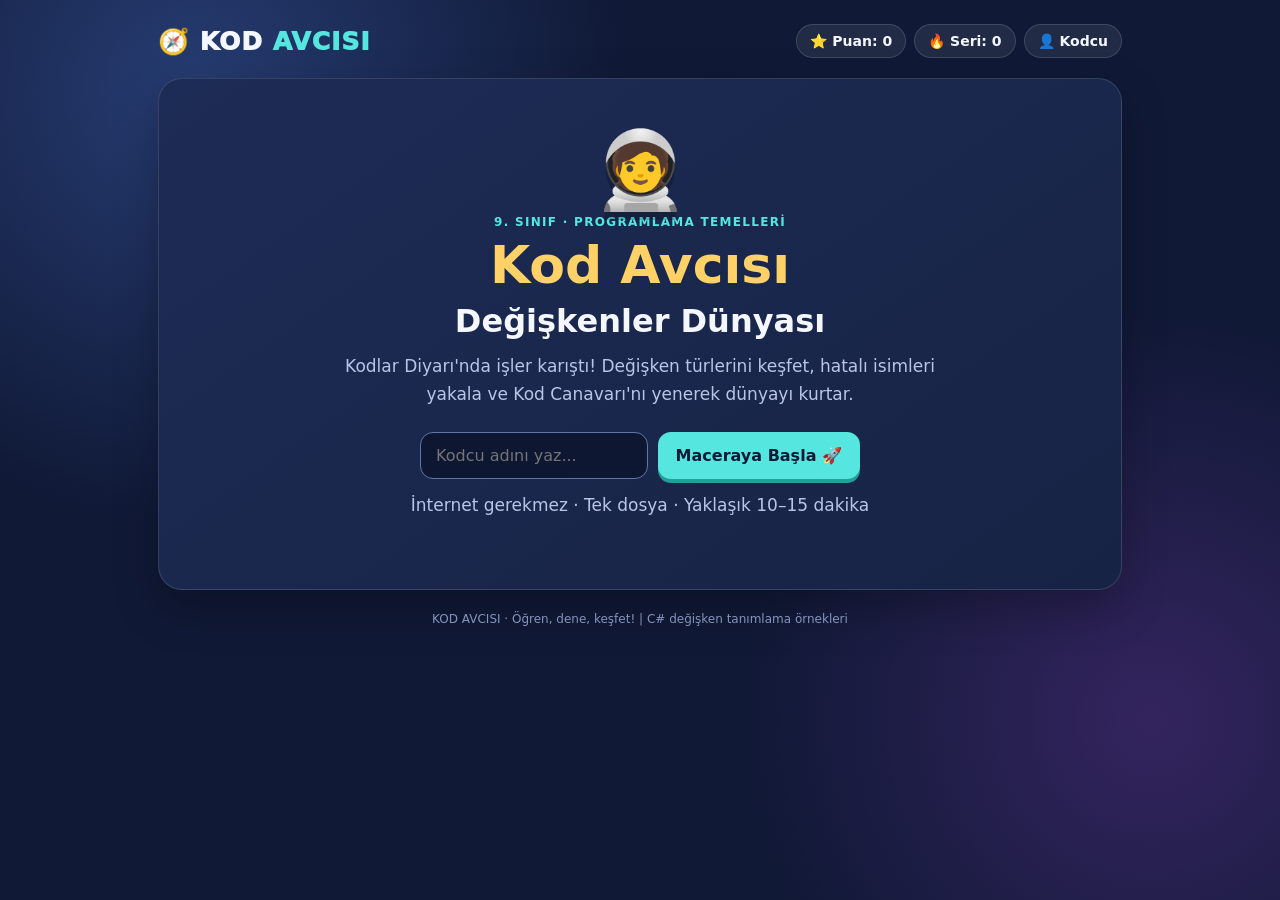
<file: games/kod-avcisi-degiskenler.html>
<!DOCTYPE html>
<html lang="tr">
<head>
<meta charset="UTF-8">
<meta name="viewport" content="width=device-width, initial-scale=1.0">
<title>Kod Avcısı: Değişkenler Dünyası</title>
<style>
:root{--navy:#101936;--panel:#1b2850;--panel2:#24345f;--cyan:#55e6e0;--yellow:#ffd166;--pink:#ff719a;--green:#65e6a5;--white:#f5f7ff;--muted:#b8c5e8}
*{box-sizing:border-box}body{margin:0;min-height:100vh;background:radial-gradient(circle at 15% 10%,#263c72 0,transparent 32%),radial-gradient(circle at 90% 80%,#34245f 0,transparent 30%),var(--navy);color:var(--white);font-family:system-ui,-apple-system,Segoe UI,sans-serif}
button,input{font:inherit}button{cursor:pointer;border:0;border-radius:13px;padding:12px 18px;font-weight:800;color:var(--navy);background:var(--cyan);box-shadow:0 4px 0 #239e9b;transition:.15s}button:hover{transform:translateY(-2px);filter:brightness(1.06)}button:active{transform:translateY(2px);box-shadow:none}button.secondary{background:#dce5ff;box-shadow:0 4px 0 #9aaddb}button.gold{background:var(--yellow);box-shadow:0 4px 0 #c18b2e}button.pink{background:var(--pink);box-shadow:0 4px 0 #b8416a}
.wrap{max-width:1000px;margin:auto;padding:24px 18px 50px}.top{display:flex;align-items:center;justify-content:space-between;gap:12px;margin-bottom:20px}.brand{font-weight:1000;letter-spacing:1px;font-size:clamp(18px,3vw,25px)}.brand span{color:var(--cyan)}.stats{display:flex;gap:8px;flex-wrap:wrap}.pill{background:#ffffff14;border:1px solid #ffffff24;border-radius:30px;padding:8px 13px;font-weight:800;font-size:14px}.card{background:linear-gradient(145deg,#1d2c56,#172344);border:1px solid #ffffff20;border-radius:24px;padding:clamp(20px,4vw,36px);box-shadow:0 18px 45px #0004}.hero{text-align:center;padding:46px 20px}.hero .mascot{font-size:76px;filter:drop-shadow(0 8px 0 #0003)}h1{font-size:clamp(30px,6vw,52px);margin:8px 0;color:var(--yellow);line-height:1.1}h2{margin:0 0 12px;font-size:clamp(23px,4vw,32px)}p{color:var(--muted);line-height:1.65}.hero p{max-width:650px;margin:12px auto 24px;font-size:17px}.field{display:flex;gap:10px;max-width:440px;margin:22px auto 0}.field input{flex:1;min-width:0;background:#0d1732;border:1px solid #6175a8;border-radius:13px;padding:13px 15px;color:white;outline:none}.field input:focus{border-color:var(--cyan)}.hidden{display:none!important}.progressrow{display:flex;justify-content:space-between;gap:12px;color:var(--muted);font-size:14px;font-weight:700;margin:18px 0 8px}.bar{height:11px;background:#0d1732;border-radius:20px;overflow:hidden}.bar>div{height:100%;width:0;background:linear-gradient(90deg,var(--cyan),var(--green));transition:width .3s}.sectionhead{display:flex;align-items:center;gap:14px;margin-bottom:20px}.sectionicon{font-size:38px;background:#ffffff12;border-radius:17px;padding:10px}.tag{font-size:12px;color:var(--cyan);font-weight:900;letter-spacing:1.3px;text-transform:uppercase}.question{font-size:22px;font-weight:850;margin:20px 0}.code{font-family:ui-monospace,Consolas,monospace;background:#0a132b;border:1px solid #3c4d7a;border-radius:14px;padding:17px;color:#9cf4d5;font-size:clamp(16px,3vw,21px);overflow-wrap:anywhere;margin:16px 0}.options{display:grid;grid-template-columns:repeat(2,minmax(0,1fr));gap:12px;margin:18px 0}.option{background:#26365f;border:2px solid #425580;color:white;box-shadow:none;text-align:left;padding:16px;border-radius:14px}.option.selected{border-color:var(--cyan);background:#24515c}.option.correct{border-color:var(--green);background:#1c5949}.option.wrong{border-color:var(--pink);background:#63324b}.feedback{padding:13px 16px;border-radius:13px;margin:14px 0;font-weight:700;line-height:1.5}.feedback.good{background:#65e6a51c;color:#8cf2bd;border:1px solid #65e6a566}.feedback.bad{background:#ff719a1c;color:#ff9db8;border:1px solid #ff719a66}.actions{display:flex;justify-content:space-between;gap:12px;flex-wrap:wrap;margin-top:20px}.small{font-size:13px;color:var(--muted)}.choices{display:flex;flex-wrap:wrap;gap:10px;margin:16px 0}.choicechip{background:#26365f;color:white;border:1px solid #536994;box-shadow:none}.choicechip.active{outline:3px solid var(--yellow)}.dropzone{border:2px dashed #7287b7;border-radius:15px;padding:16px;min-height:62px;margin:10px 0;background:#0e1933}.dropzone.over{border-color:var(--cyan);background:#1d4650}.matchgrid{display:grid;grid-template-columns:1fr 1fr;gap:12px}.matchitem{padding:13px;background:#26365f;border:1px solid #536994;border-radius:13px;cursor:grab;text-align:center;font-weight:800}.matchitem:focus{outline:2px solid var(--yellow)}.matchitem.used{opacity:.35;pointer-events:none}.scorebig{font-size:54px;font-weight:1000;color:var(--yellow)}.badge{display:inline-block;padding:8px 13px;border-radius:30px;background:#ffd16620;color:var(--yellow);border:1px solid #ffd16666;font-weight:900;margin:5px}.levelgrid{display:grid;grid-template-columns:repeat(2,1fr);gap:12px;margin-top:22px}.level{padding:17px;border-radius:16px;background:#ffffff0b;border:1px solid #ffffff22;text-align:left;color:white;box-shadow:none}.level b{display:block;margin-bottom:5px}.level small{color:var(--muted)}.level.done{border-color:var(--green)}.level.locked{opacity:.45;cursor:not-allowed}.footer{text-align:center;color:#8495bd;font-size:12px;margin-top:22px}
@media(max-width:600px){.top{align-items:flex-start;flex-direction:column}.options,.levelgrid{grid-template-columns:1fr}.field{flex-direction:column}.matchgrid{grid-template-columns:1fr}.actions button{flex:1}}
</style>
</head>
<body>
<div class="wrap">
  <header class="top">
    <div class="brand">🧭 KOD <span>AVCISI</span></div>
    <div class="stats"><div class="pill">⭐ Puan: <span id="score">0</span></div><div class="pill">🔥 Seri: <span id="streak">0</span></div><div class="pill">👤 <span id="playerLabel">Kodcu</span></div></div>
  </header>
  <main>
    <section id="welcome" class="card hero">
      <div class="mascot">🧑‍🚀</div><div class="tag">9. Sınıf · Programlama Temelleri</div>
      <h1>Kod Avcısı</h1><h2>Değişkenler Dünyası</h2>
      <p>Kodlar Diyarı'nda işler karıştı! Değişken türlerini keşfet, hatalı isimleri yakala ve Kod Canavarı'nı yenerek dünyayı kurtar.</p>
      <div class="field"><input id="playerName" maxlength="18" placeholder="Kodcu adını yaz..." aria-label="Oyuncu adı"><button onclick="startGame()">Maceraya Başla 🚀</button></div>
      <p class="small">İnternet gerekmez · Tek dosya · Yaklaşık 10–15 dakika</p>
    </section>

    <section id="map" class="card hidden">
      <div class="tag">Görev haritası</div><h2>Merhaba <span id="helloName"></span>! 👋</h2>
      <p>Kodlar Diyarı'nın dört bölgesini tamamla. Her doğru cevap puan kazandırır. Üç doğru cevabı arka arkaya verirsen bonus alırsın.</p>
      <div class="levelgrid" id="levelGrid"></div>
      <div class="actions"><button class="secondary" onclick="resetGame()">Oyunu Sıfırla</button></div>
    </section>

    <section id="game" class="card hidden">
      <div class="sectionhead"><div class="sectionicon" id="sectionIcon">🧪</div><div><div class="tag" id="sectionTag">BÖLÜM 1</div><h2 id="sectionTitle">Değişken Laboratuvarı</h2></div></div>
      <div class="progressrow"><span id="questionCount">Görev 1 / 5</span><span id="progressText">İlerleme %0</span></div><div class="bar"><div id="progressBar"></div></div>
      <div id="taskArea"></div>
      <div id="feedback" class="hidden"></div>
      <div class="actions"><button class="secondary" onclick="backToMap()">Haritaya Dön</button><button id="checkBtn" onclick="checkAnswer()">Cevabı Kontrol Et</button><button id="nextBtn" class="gold hidden" onclick="nextQuestion()">Sonraki Görev ➜</button></div>
    </section>

    <section id="result" class="card hero hidden">
      <div class="mascot" id="resultIcon">🏆</div><div class="tag">Görev tamamlandı</div><h1 id="resultTitle">Harika iş!</h1><p id="resultText"></p><div class="scorebig" id="resultScore">0</div><p>Bu bölümde kazandığın puan</p><div id="resultBadge"></div>
      <div class="actions" style="justify-content:center"><button onclick="backToMap()">Haritaya Dön</button></div>
    </section>

    <section id="final" class="card hero hidden">
      <div class="mascot">🏅</div><div class="tag">Kodlar Diyarı kurtarıldı</div><h1>Altın Kodcu!</h1><p id="finalText"></p><div class="scorebig" id="finalScore"></div><p id="finalPercent"></p><div class="badge">🥇 ALTIN KODCU ROZETİ</div><div class="actions" style="justify-content:center"><button onclick="resetGame()">Yeniden Oyna</button><button class="secondary" onclick="window.print()">Sonucu Yazdır</button></div>
    </section>
  </main>
  <div class="footer">KOD AVCISI · Öğren, dene, keşfet! | C# değişken tanımlama örnekleri</div>
</div>
<script>
const sections=[
 {title:"Değişken Laboratuvarı",icon:"🧪",desc:"Veri türlerini tanı",questions:[
  {q:"25 sayısını saklamak için hangi veri türü uygundur?",code:"int yas = 25;",opts:["string","int","char","bool"],a:1,why:"int, tam sayıları saklamak için kullanılır."},
  {q:"3.14 gibi ondalıklı bir sayı için hangi tür kullanılabilir?",code:"float sicaklik = 3.14f;",opts:["bool","char","float","string"],a:2,why:"float, ondalıklı sayıları saklar. C# dilinde float değerinin sonuna f eklenir."},
  {q:"Bir öğrencinin adını saklamak için hangisi uygundur?",code:'string ad = "Ece";',opts:["int","string","double","bool"],a:1,why:"string, bir metni yani karakter dizisini saklar."},
  {q:"Tek bir karakteri saklamak için hangi tür kullanılır?",code:"char harf = 'A';",opts:["char","string","int","float"],a:0,why:"char tek bir karakter saklar ve değer tek tırnakla yazılır."},
  {q:"Bir kapının açık/kapalı bilgisini tutmak için hangisi uygundur?",code:"bool kapiAcik = true;",opts:["double","string","bool","char"],a:2,why:"bool yalnızca true (doğru) veya false (yanlış) değerini alır."}
 ]},
 {title:"Değişken İsmi Dedektifi",icon:"🔎",desc:"Kurallara uygun isimleri bul",questions:[
  {q:"Hangisi geçerli bir değişken ismidir?",code:"",opts:["1sayi","ogrenciAdi","öğrenci adi","int"],a:1,why:"Değişken ismi rakamla başlayamaz, boşluk içeremez ve int gibi ayrılmış anahtar kelime olamaz."},
  {q:"Hangisi değişken ismi olarak kullanılamaz?",code:"",opts:["sayi1","_toplam","notOrtalamasi","2not"],a:3,why:"Değişken isimleri rakamla başlayamaz. 2not bu nedenle geçersizdir."},
  {q:"C# dilinde aşağıdakilerden hangisi anahtar kelimedir?",code:"",opts:["puanim","renk","while","ogrenciNo"],a:2,why:"while, C# dilinde ayrılmış bir anahtar kelimedir; değişken adı olarak kullanılamaz."},
  {q:"Hangisi değişken isimlendirme kurallarına uygundur?",code:"",opts:["sinav notu","_sinavNotu","sinav-notu","3sinav"],a:1,why:"Alt çizgi ile başlayan isim kullanılabilir. Boşluk, tire ve rakamla başlama uygun değildir."},
  {q:"C# dilinde BuyukHarf ve buyukHarf isimleri için hangisi doğrudur?",code:"",opts:["Aynı değişkendir","Büyük/küçük harf duyarlılığı vardır","İkisi de geçersizdir","Sadece ilki geçerlidir"],a:1,why:"C# büyük ve küçük harfleri farklı kabul eder. BuyukHarf ile buyukHarf farklı isimlerdir."}
 ]},
 {title:"Türünü Bul!",icon:"🎯",desc:"Veriye uygun türü seç",questions:[
  {q:"Öğrenci sayısı: 32",code:"32",opts:["int","string","bool","char"],a:0,why:"32 tam sayıdır; int uygundur."},
  {q:"Ürün fiyatı: 19.95",code:"19.95",opts:["char","double","bool","int"],a:1,why:"Ondalıklı ve hassas bir değer için double kullanılabilir."},
  {q:"Sınıfın şubesi: 'B'",code:"'B'",opts:["string","int","char","bool"],a:2,why:"Tek karakter olduğu için char uygundur."},
  {q:"Sınavı geçti mi?: false",code:"false",opts:["float","bool","string","double"],a:1,why:"true/false türündeki mantıksal değerler bool ile tutulur."},
  {q:"Şehir adı: \"İzmir\"",code:'"İzmir"',opts:["int","char","string","bool"],a:2,why:"Birden fazla karakterden oluşan metinler string türündedir."}
 ]},
 {title:"Kod Canavarı",icon:"👾",desc:"Hatalı tanımlamaları düzelt",questions:[
  {q:"Bu tanımlamadaki hatayı bul: Tam sayı değişkeni nasıl doğru yazılır?",code:"int 1yas = 15;",opts:["int yas = 15;","1yas int = 15;","string yas = 15;","int yas 15;"],a:0,why:"Değişken adı rakamla başlayamaz. int yas = 15; doğru tanımlamadır."},
  {q:"Metin değerinin doğru yazıldığı satırı seç.",code:'string mesaj = Merhaba;',opts:['string mesaj = "Merhaba";','string mesaj = \'Merhaba\';','int mesaj = "Merhaba";','char mesaj = "Merhaba";'],a:0,why:"string metinleri çift tırnak içinde yazılır."},
  {q:"Tek karakter tanımlamasını düzelt.",code:'char harf = "K";',opts:['char harf = \'K\';','string harf = \'K\';','char harf = "KK";','int harf = \'K\';'],a:0,why:"char tek karakteri tek tırnak içinde tutar: 'K'."},
  {q:"Aşağıdaki satırlardan hangisi doğru bir bool tanımlamasıdır?",code:"bool devam = evet;",opts:["bool devam = true;","bool devam = \"true\";","int devam = false;","bool devam = 1;"],a:0,why:"bool değişkenine true veya false atanır; bunlar tırnaksız yazılır."},
  {q:"Kod Canavarı'nın son kalkanını kır! Hangi satır doğrudur?",code:"",opts:["double ortalama = 72.5;","int ortalama = 72.5;","float ortalama = \"72.5\";","char ortalama = '72';"],a:0,why:"72.5 ondalıklı bir sayıdır. double ile doğru şekilde saklanabilir."}
 ]}
];
let player="Kodcu",score=0,streak=0,sectionIndex=0,qIndex=0,selected=null,answered=false,sectionStart=0,completed=[false,false,false,false],earned=[0,0,0,0],totalCorrect=0,totalQuestions=20;
const $=id=>document.getElementById(id);
function show(id){["welcome","map","game","result","final"].forEach(x=>$(x).classList.toggle("hidden",x!==id))}
function updateStats(){$("score").textContent=score;$("streak").textContent=streak;$("playerLabel").textContent=player}
function startGame(){player=$("playerName").value.trim()||"Kodcu";$("playerLabel").textContent=player;$("helloName").textContent=player;show("map");renderMap()}
function renderMap(){$("levelGrid").innerHTML=sections.map((s,i)=>`<button class="level ${completed[i]?"done":""}" ${i>0&&!completed[i-1]?"disabled":""} onclick="startSection(${i})"><b>${s.icon} Bölüm ${i+1}: ${s.title}</b><small>${completed[i]?"✓ Tamamlandı · "+earned[i]+" puan":s.desc}</small></button>`).join("");updateStats()}
function startSection(i){if(i>0&&!completed[i-1])return;sectionIndex=i;qIndex=0;sectionStart=score;show("game");renderQuestion()}
function renderQuestion(){selected=null;answered=false;const s=sections[sectionIndex],q=s.questions[qIndex];$("sectionIcon").textContent=s.icon;$("sectionTag").textContent="BÖLÜM "+(sectionIndex+1);$("sectionTitle").textContent=s.title;$("questionCount").textContent=`Görev ${qIndex+1} / ${s.questions.length}`;let pct=Math.round(qIndex/s.questions.length*100);$("progressText").textContent="İlerleme %"+pct;$("progressBar").style.width=pct+"%";$("feedback").className="hidden";$("feedback").textContent="";$("checkBtn").classList.remove("hidden");$("nextBtn").classList.add("hidden");
$("taskArea").innerHTML=`<div class="question">${q.q}</div>${q.code?`<div class="code">${escapeHtml(q.code)}</div>`:""}<div class="options">${q.opts.map((o,j)=>`<button class="option" id="opt${j}" onclick="choose(${j})">${String.fromCharCode(65+j)}. ${escapeHtml(o)}</button>`).join("")}</div><p class="small">Bir yanıt seç ve cevabını kontrol et.</p>`}
function escapeHtml(s){return String(s).replace(/[&<>"']/g,c=>({"&":"&amp;","<":"&lt;",">":"&gt;",'"':"&quot;","'":"&#39;"}[c]))}
function choose(i){if(answered)return;selected=i;document.querySelectorAll(".option").forEach((b,j)=>b.classList.toggle("selected",i===j))}
function checkAnswer(){if(selected===null){$("feedback").className="feedback bad";$("feedback").textContent="Önce seçeneklerden birini işaretlemelisin.";return}if(answered)return;answered=true;const q=sections[sectionIndex].questions[qIndex],good=selected===q.a;document.querySelectorAll(".option").forEach((b,j)=>{b.disabled=true;if(j===q.a)b.classList.add("correct");if(j===selected&&!good)b.classList.add("wrong")});let msg;if(good){score+=10;streak++;totalCorrect++;msg="Harika! +10 puan. "+q.why;if(streak===3){score+=20;msg+=" 🔥 Üç doğru cevap üst üste! +20 bonus!";streak=0}$("feedback").className="feedback good"}else{streak=0;msg="Bu kez olmadı. Doğru cevap: "+q.opts[q.a]+". "+q.why;$("feedback").className="feedback bad"}$("feedback").textContent=msg;$("checkBtn").classList.add("hidden");$("nextBtn").classList.remove("hidden");$("nextBtn").textContent=qIndex===sections[sectionIndex].questions.length-1?"Bölümü Tamamla 🏁":"Sonraki Görev ➜";updateStats()}
function nextQuestion(){if(qIndex<sections[sectionIndex].questions.length-1){qIndex++;renderQuestion()}else{completed[sectionIndex]=true;earned[sectionIndex]=score-sectionStart;score+=50;updateStats();$("progressBar").style.width="100%";show("result");$("resultIcon").textContent=sectionIndex===3?"👾":"🏆";$("resultTitle").textContent=sectionIndex===3?"Canavarı yendin!":"Bölüm tamamlandı!";$("resultText").textContent=`${player}, ${sections[sectionIndex].title} bölümündeki görevleri bitirdin. Bölüm tamamlama ödülü: +50 puan.`;$("resultScore").textContent="+"+(earned[sectionIndex]+50);$("resultBadge").innerHTML=`<span class="badge">${sections[sectionIndex].icon} ${sectionIndex+1}. bölüm rozeti</span>`;if(completed.every(Boolean)){setTimeout(showFinal,250)}}}
function showFinal(){show("final");let pct=Math.round(totalCorrect/totalQuestions*100);$("finalText").textContent=`Tebrikler ${player}! Dört bölümün tamamını bitirdin ve Kodlar Diyarı'nı kurtardın.`;$("finalScore").textContent=score+" ⭐";$("finalPercent").textContent=`Doğru cevap oranı: %${pct} (${totalCorrect}/${totalQuestions} doğru)`;updateStats()}
function backToMap(){show("map");renderMap()}
function resetGame(){score=0;streak=0;qIndex=0;completed=[false,false,false,false];earned=[0,0,0,0];totalCorrect=0;updateStats();show("welcome")}
</script>
</body>
</html>
</file>
